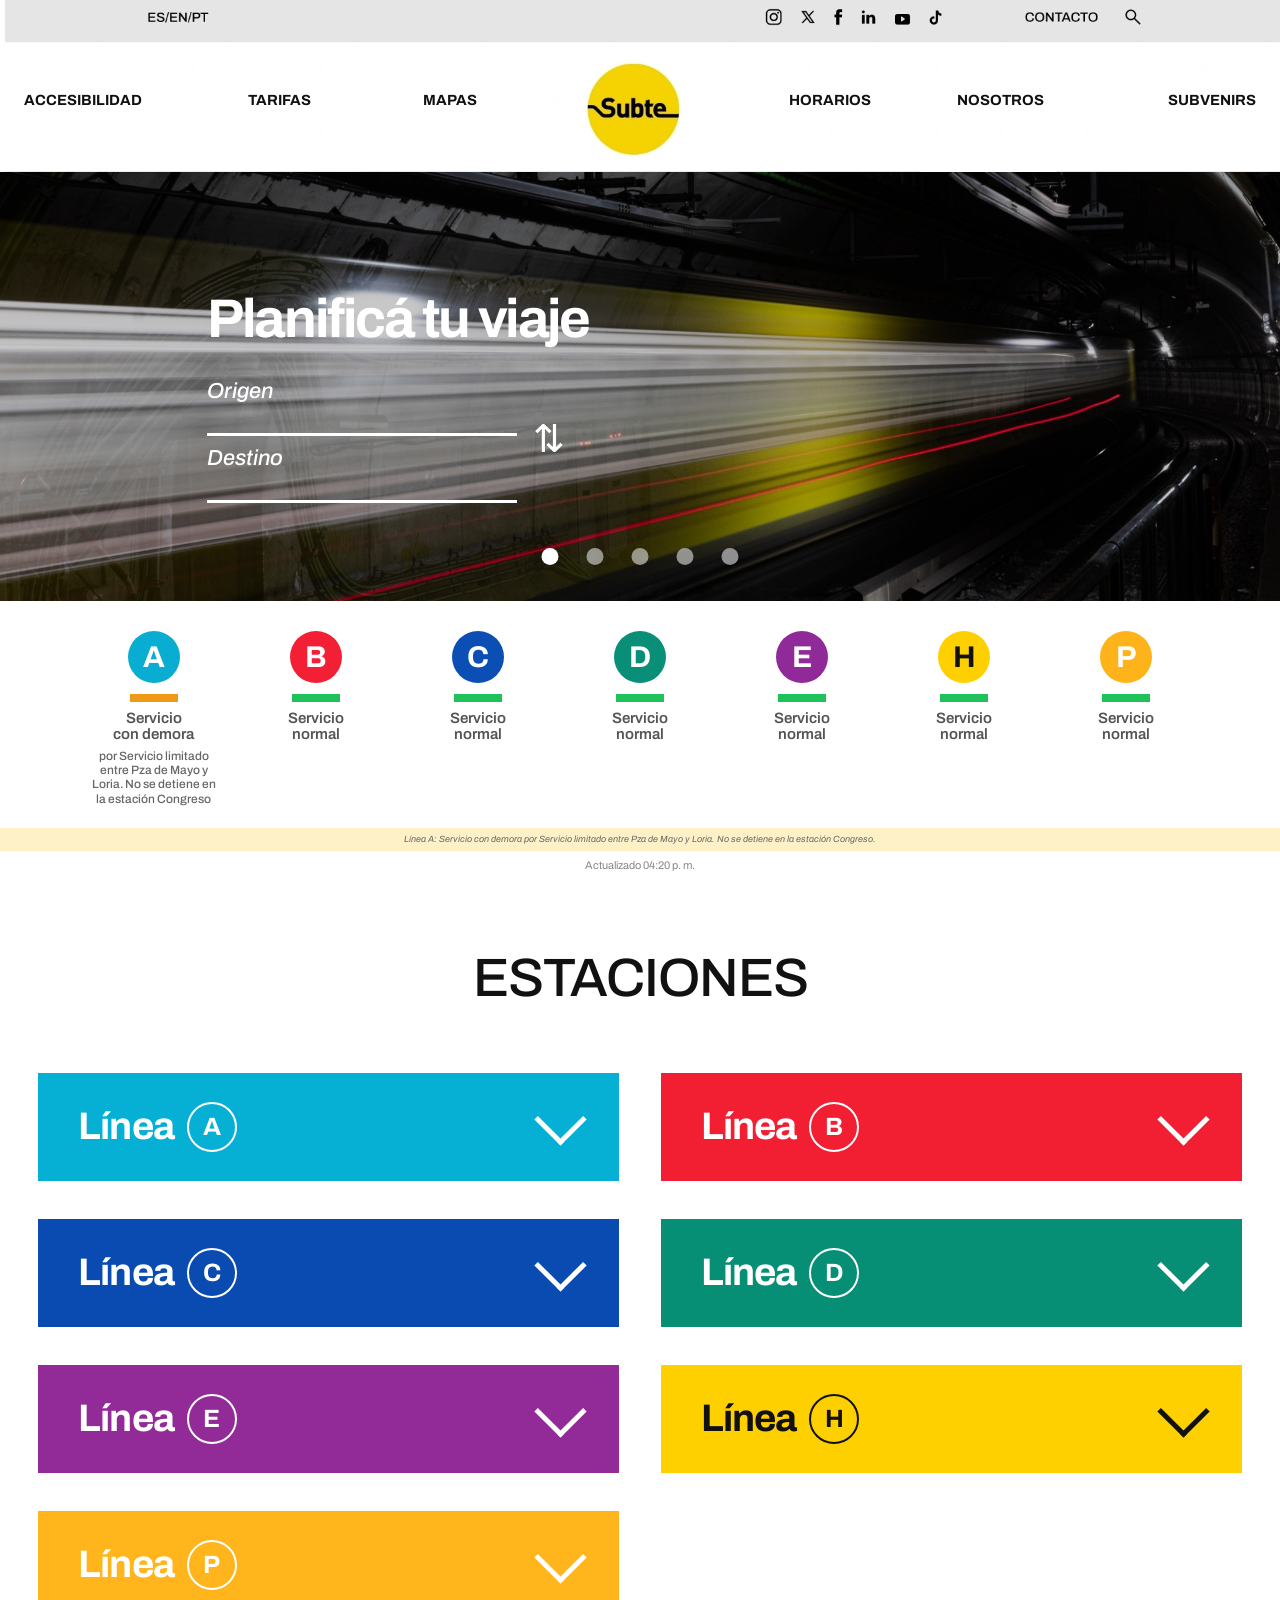
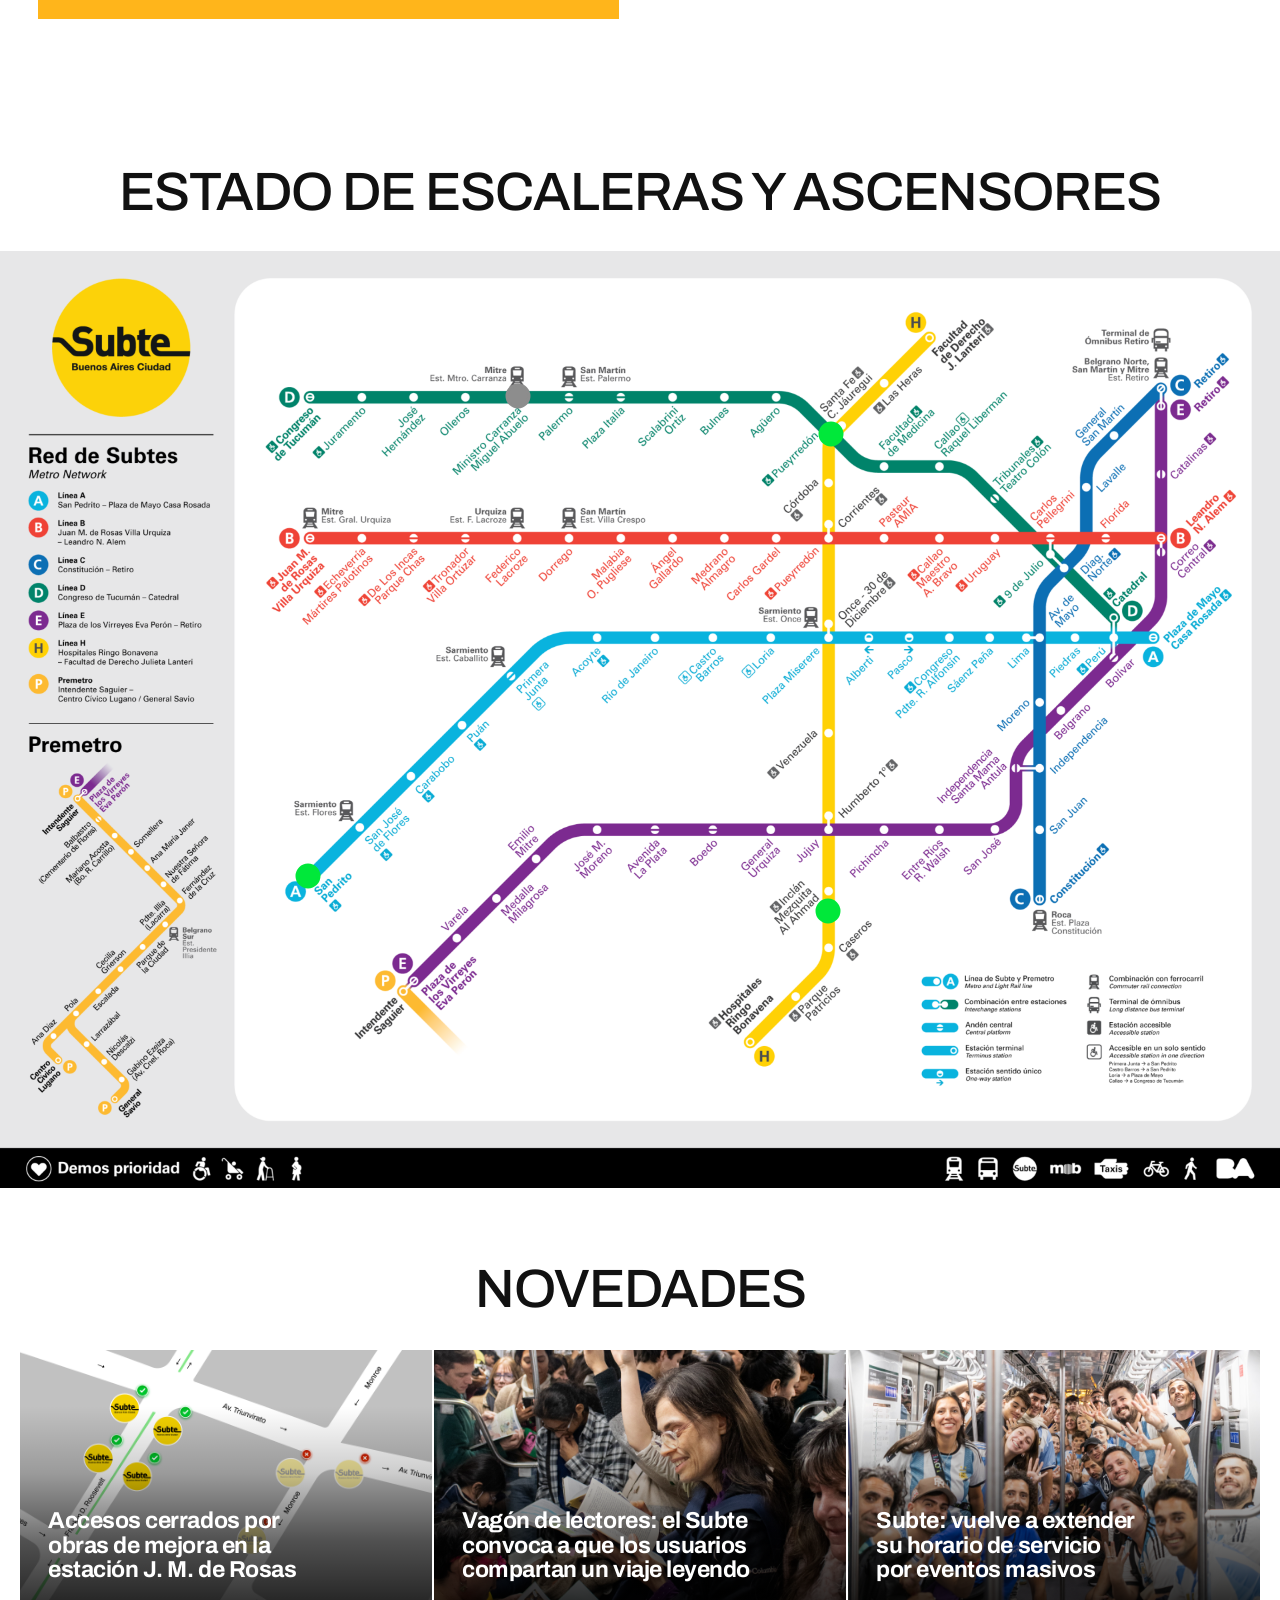
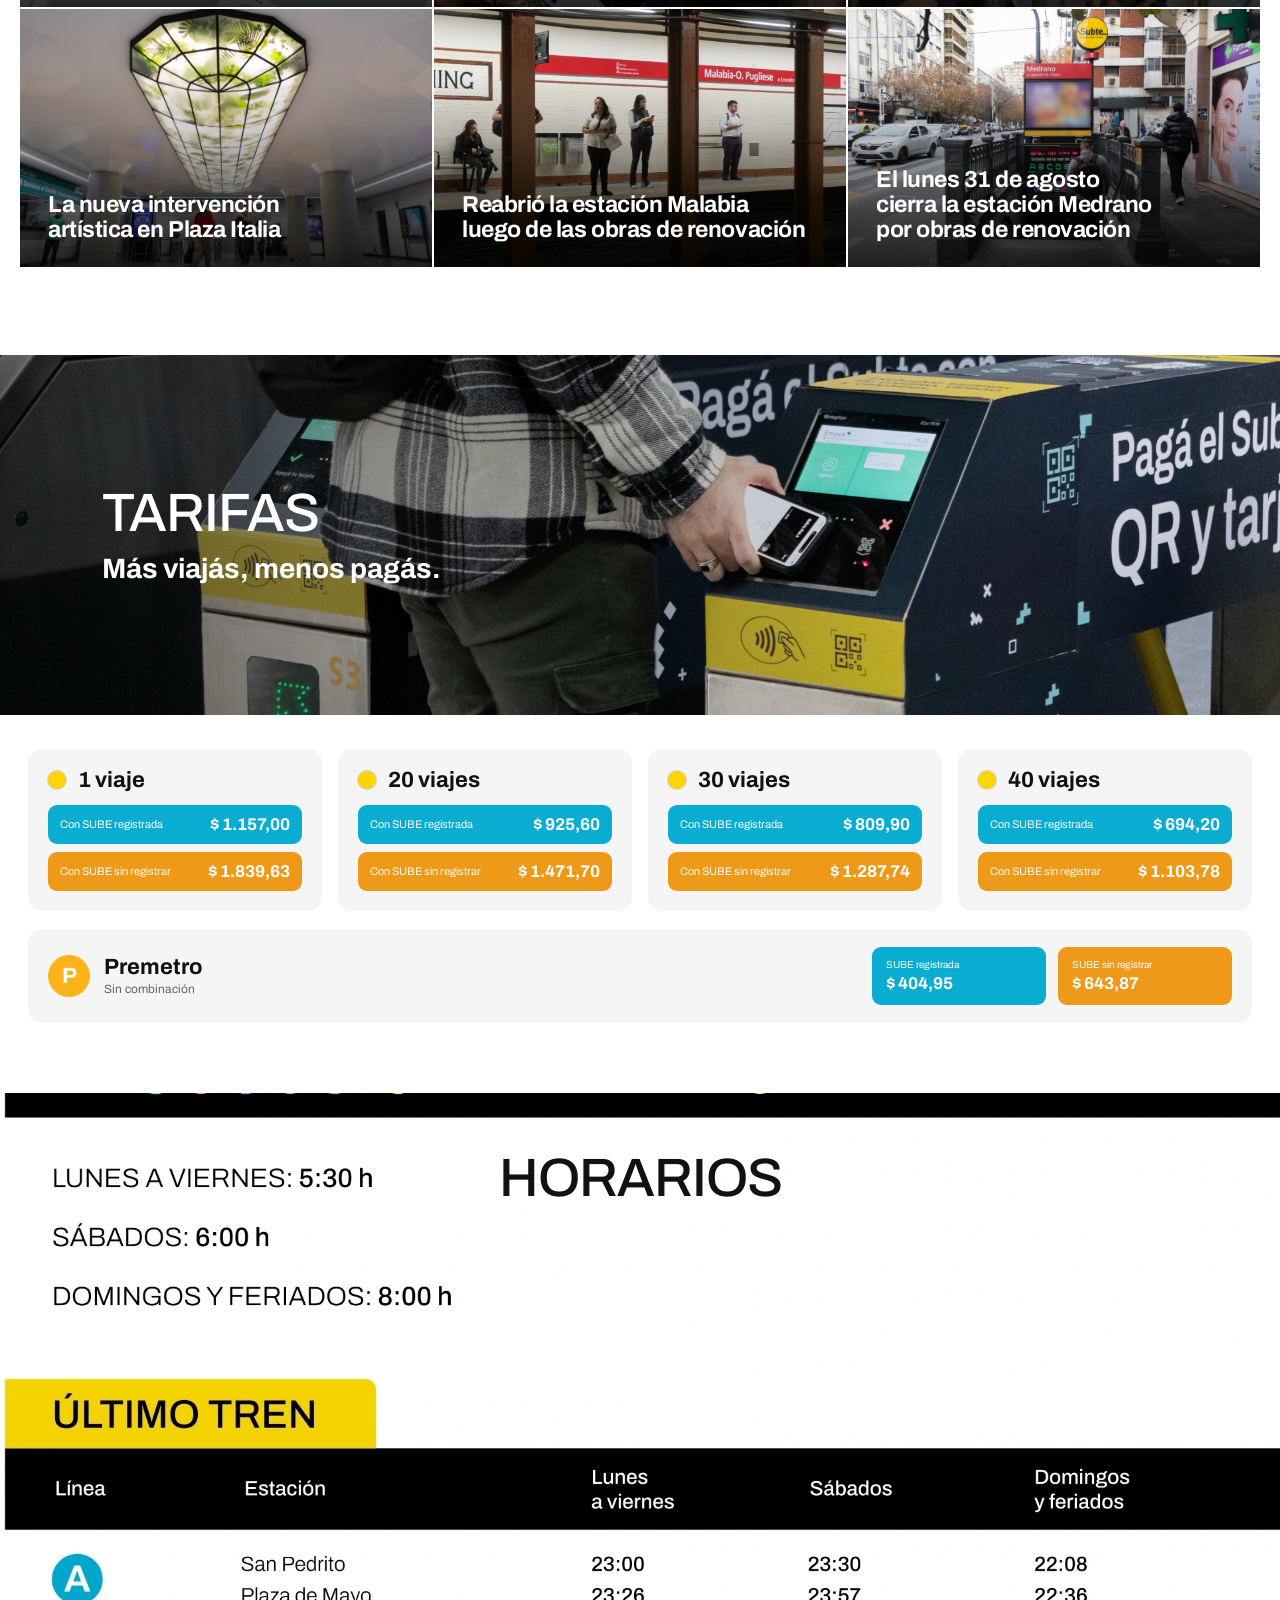
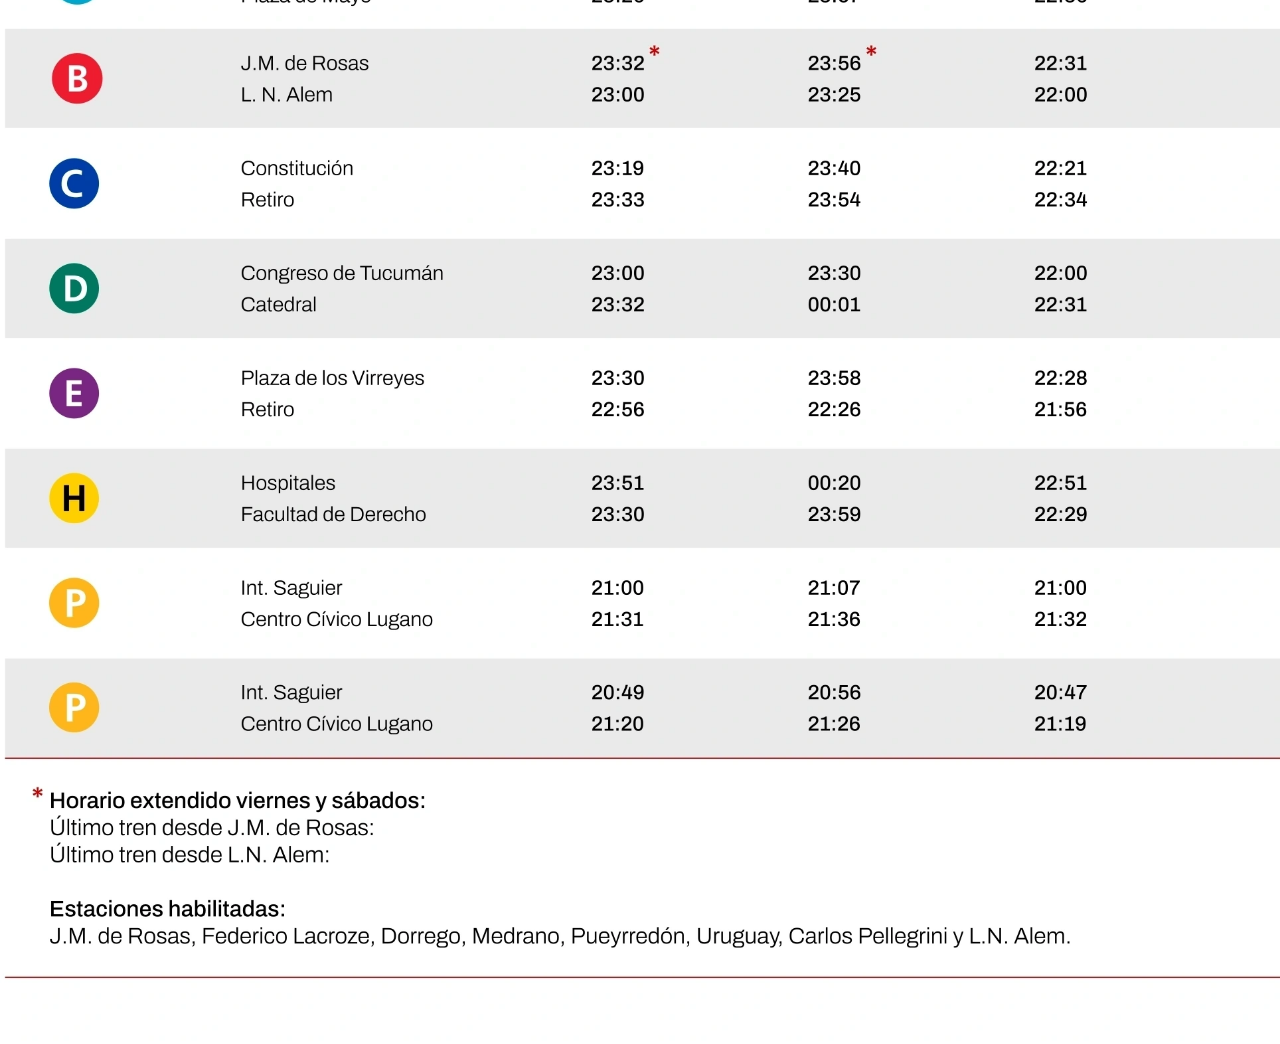
<file: index.html>
<!DOCTYPE html>

<html lang="es"><head>
<meta charset="utf-8"/>
<meta content="no-cache, no-store, must-revalidate" http-equiv="Cache-Control"/>
<meta content="no-cache" http-equiv="Pragma"/>
<meta content="0" http-equiv="Expires"/><meta content="width=device-width,initial-scale=1" name="viewport"/>
<title>Subte — propuesta interactiva</title>
<link href="https://fonts.googleapis.com" rel="preconnect"/>
<link crossorigin="" href="https://fonts.gstatic.com" rel="preconnect"/>
<link href="https://fonts.googleapis.com/css2?family=Archivo:wght@500;600;700&amp;display=swap" rel="stylesheet"/>
<link href="styles_v29.css?v=85" rel="stylesheet"/></head><body>
<div class="exact-header" id="top">
<div aria-hidden="true" class="nosotros-cleanup"></div>
<img alt="Encabezado del sitio" src="header_v29.webp?v=75"/>
<!-- Real navigation row: the words themselves are the links -->
<div class="nav-row-mask"></div>
<nav aria-label="Navegación principal" class="real-nav">
<a data-scroll="accesibilidad" href="#accesibilidad">ACCESIBILIDAD</a>
<a data-scroll="tarifas" href="#tarifas">TARIFAS</a>
<a data-scroll="mapas" href="#mapas">MAPAS</a>
<span aria-hidden="true" class="nav-logo-space"></span>
<a data-scroll="horarios" href="#horarios">HORARIOS</a>
<a href="#nosotros">NOSOTROS</a>
<a href="subvenirs.html">SUBVENIRS</a>
</nav>
<!-- Social links remain over their original icons -->
<div class="social-hotspots">
<a aria-label="Instagram oficial de BA Subte" class="social-hit instagram" href="https://www.instagram.com/basubte/" rel="noopener noreferrer" target="_blank"></a>
<a aria-label="X oficial de BA Subte" class="social-hit x-twitter" href="https://x.com/basubte" rel="noopener noreferrer" target="_blank"></a>
<a aria-label="Facebook oficial de BA Subte" class="social-hit facebook" href="https://www.facebook.com/BAsubte/" rel="noopener noreferrer" target="_blank"></a>
<a aria-label="LinkedIn oficial de Subterráneos de Buenos Aires" class="social-hit linkedin" href="https://www.linkedin.com/company/subteba/" rel="noopener noreferrer" target="_blank"></a>
</div>
<div class="mobile-header"><a aria-label="Inicio" class="mobile-logo-link" href="#top"><img alt="Subte" class="mobile-subte-logo" src="mobile_subte_logo.png"/></a><button aria-expanded="false" aria-label="Abrir menú" class="mobile-menu-toggle" type="button"><span></span><span></span><span></span></button></div></div>
<section aria-roledescription="carousel" class="hero-carousel clean-carousel" id="heroCarousel">
<div class="clean-slides">
<article aria-hidden="false" class="clean-slide clean-slide-planner active" data-slide="0">
<img alt="" class="clean-slide-image" src="assets/carousel_planifica.jpg"/>
<div class="clean-overlay"></div>
<div class="clean-copy clean-planner-copy">
<h1>Planificá tu viaje</h1>
<div class="planner">
<div class="pick">
<label for="origin">Origen</label>
<input autocomplete="off" id="origin" placeholder="Escribí una estación"/>
<div class="suggest"></div>
</div>
<button aria-label="Intercambiar origen y destino" class="swap" id="swap" type="button">⇅</button>
<div class="pick">
<label for="dest">Destino</label>
<input autocomplete="off" id="dest" placeholder="Escribí una estación"/>
<div class="suggest"></div>
</div>
</div>
</div>
</article>
<article aria-hidden="true" class="clean-slide clean-slide-renovacion" data-slide="1">
<img alt="" class="clean-slide-image" src="assets/carousel_renovacion.jpg"/>
<div class="clean-overlay"></div>
<div class="clean-copy">
<h2>Plan de Renovación<br/>Integral de Estaciones</h2>
<div class="clean-rule"></div>
<p>Las obras tienen como objetivo mejorar la infraestructura existente y la experiencia de viaje de los usuarios y usuarias.</p>
</div>
</article>
<article aria-hidden="true" class="clean-slide clean-slide-bicicletas" data-slide="2">
<img alt="" class="clean-slide-image" src="assets/carousel_bicicletas.jpg"/>
<div class="clean-overlay"></div>
<div class="clean-copy">
<h2>Traslado de bicicletas<br/>en el subte</h2>
<div class="clean-rule"></div>
<p>Conocé las normas para subir al subte con bici.</p>
</div>
</article>
<article aria-hidden="true" class="clean-slide clean-slide-desasbestizado" data-slide="3">
<img alt="" class="clean-slide-image" src="assets/carousel_desasbestizado.jpg"/>
<div class="clean-overlay"></div>
<div class="clean-copy">
<h2>Plan de<br/>Desasbestizado</h2>
<div class="clean-rule"></div>
<p>Conocé las normas para subir al subte con bici.</p>
</div>
</article>
<article aria-hidden="true" class="clean-slide clean-slide-lineaf" data-slide="4">
<img alt="" class="clean-slide-image" src="assets/carousel_linea_f.webp"/>
<div class="clean-overlay"></div>
<div class="clean-copy">
<h2>Nueva<br/>Línea F</h2>
<div class="clean-rule"></div>
<p>Conocé el proyecto para la nueva línea de subte.</p>
</div>
</article>
</div>
<div aria-label="Cambiar slide" class="clean-dots">
<button aria-current="true" aria-label="Planificá tu viaje" class="active" data-go="0" type="button"></button>
<button aria-label="Plan de Renovación Integral de Estaciones" data-go="1" type="button"></button>
<button aria-label="Traslado de bicicletas en el subte" data-go="2" type="button"></button>
<button aria-label="Plan de Desasbestizado" data-go="3" type="button"></button>
<button aria-label="Nueva Línea F" data-go="4" type="button"></button>
</div>
</section>
<section aria-label="Estado del servicio" class="mobile-service-menu">
<button aria-expanded="true" class="mobile-service-toggle" type="button">
<span>ESTADO DEL SERVICIO</span>
<span aria-hidden="true" class="service-chevron"></span>
</button>
<div class="mobile-service-panel is-open">
<div class="mobile-service-row" data-live-line="A">
<span class="mobile-line-badge line-a">A</span>
<span class="mobile-line-name">Línea A</span>
<span class="mobile-status-pill status-normal">Normal</span>
</div>
<div class="mobile-service-row" data-live-line="B">
<span class="mobile-line-badge line-b">B</span>
<span class="mobile-line-name">Línea B</span>
<span class="mobile-status-pill status-delay">Con demora</span>
<span class="mobile-service-reason">Por problemas técnicos.</span>
</div>
<div class="mobile-service-row" data-live-line="C">
<span class="mobile-line-badge line-c">C</span>
<span class="mobile-line-name">Línea C</span>
<span class="mobile-status-pill status-normal">Normal</span>
</div>
<div class="mobile-service-row" data-live-line="D">
<span class="mobile-line-badge line-d">D</span>
<span class="mobile-line-name">Línea D</span>
<span class="mobile-status-pill status-normal">Normal</span>
</div>
<div class="mobile-service-row" data-live-line="E">
<span class="mobile-line-badge line-e">E</span>
<span class="mobile-line-name">Línea E</span>
<span class="mobile-status-pill status-normal">Normal</span>
</div>
<div class="mobile-service-row" data-live-line="H">
<span class="mobile-line-badge line-h">H</span>
<span class="mobile-line-name">Línea H</span>
<span class="mobile-status-pill status-normal">Normal</span>
</div>
<div class="mobile-service-row" data-live-line="P">
<span class="mobile-line-badge line-p">P</span>
<span class="mobile-line-name">Premetro</span>
<span class="mobile-status-pill status-interrupted">Interrumpido</span>
<span class="mobile-service-reason">Por medida de fuerza gremial.</span>
</div>

<div class="mobile-live-meta" data-live-meta=""></div></div>
</section>

<div class="service-reason-wrap">
<section aria-label="Estado del servicio" class="desktop-live-status">
<div class="desktop-status-grid">
<div class="desktop-status-item" data-live-line="A">
<span class="desktop-line-badge line-a">A</span><span class="desktop-status-bar status-normal"></span><span class="desktop-status-label">Servicio<br/>normal</span>
</div>
<div class="desktop-status-item" data-live-line="B">
<span class="desktop-line-badge line-b">B</span><span class="desktop-status-bar status-delay"></span><span class="desktop-status-label">Servicio<br/>con demora</span>
</div>
<div class="desktop-status-item" data-live-line="C">
<span class="desktop-line-badge line-c">C</span><span class="desktop-status-bar status-normal"></span><span class="desktop-status-label">Servicio<br/>normal</span>
</div>
<div class="desktop-status-item" data-live-line="D">
<span class="desktop-line-badge line-d">D</span><span class="desktop-status-bar status-normal"></span><span class="desktop-status-label">Servicio<br/>normal</span>
</div>
<div class="desktop-status-item" data-live-line="E">
<span class="desktop-line-badge line-e">E</span><span class="desktop-status-bar status-normal"></span><span class="desktop-status-label">Servicio<br/>normal</span>
</div>
<div class="desktop-status-item" data-live-line="H">
<span class="desktop-line-badge line-h">H</span><span class="desktop-status-bar status-normal"></span><span class="desktop-status-label">Servicio<br/>normal</span>
</div>
<div class="desktop-status-item" data-live-line="P">
<span class="desktop-line-badge line-p">P</span><span class="desktop-status-bar status-interrupted"></span><span class="desktop-status-label">Servicio<br/>interrumpido</span>
</div>
</div>
<div class="desktop-live-alert" data-live-alert="">
    Estado del servicio: información cargada desde el diseño local.
  </div>
<div class="desktop-live-meta" data-live-meta=""></div>
</section>

</div>
<span class="menu-anchor" id="accesibilidad"></span>
<section class="stations">
<h2>ESTACIONES</h2>
<div class="grid">
<div class="line-column"><article class="line-card" data-line="A" style="--line:#06afd4">
<button aria-expanded="false" class="line-tab" type="button">
<span class="line-title">Línea <span class="badge head-badge" data-line="A" style="--c:#06afd4">A</span></span>
<span class="chev"></span>
</button>
<div class="panel"><div class="rail"></div><ul><li><span aria-hidden="true" class="station-node"></span><span>Plaza de Mayo - Casa Rosada</span><span class="combos"></span></li><li><span aria-hidden="true" class="station-node"></span><span>Perú</span><span class="combos"><span class="badge combo" data-line="D" style="--c:#078f76">D</span><span class="badge combo" data-line="E" style="--c:#922b98">E</span></span></li><li><span aria-hidden="true" class="station-node"></span><span>Piedras</span><span class="combos"></span></li><li><span aria-hidden="true" class="station-node"></span><span>Lima</span><span class="combos"><span class="badge combo" data-line="C" style="--c:#0a4bb2">C</span></span></li><li><span aria-hidden="true" class="station-node"></span><span>Sáenz Peña</span><span class="combos"></span></li><li><span aria-hidden="true" class="station-node"></span><span>Congreso - Raúl Alfonsín</span><span class="combos"></span></li><li><span aria-hidden="true" class="station-node"></span><span>Pasco</span><span class="combos"></span></li><li><span aria-hidden="true" class="station-node"></span><span>Alberti</span><span class="combos"></span></li><li><span aria-hidden="true" class="station-node"></span><span>Plaza Miserere</span><span class="combos"><span class="badge combo" data-line="H" style="--c:#ffd000">H</span></span></li><li><span aria-hidden="true" class="station-node"></span><span>Loria</span><span class="combos"></span></li><li><span aria-hidden="true" class="station-node"></span><span>Castro Barros</span><span class="combos"></span></li><li><span aria-hidden="true" class="station-node"></span><span>Río de Janeiro</span><span class="combos"></span></li><li><span aria-hidden="true" class="station-node"></span><span>Acoyte</span><span class="combos"></span></li><li><span aria-hidden="true" class="station-node"></span><span>Primera Junta</span><span class="combos"></span></li><li><span aria-hidden="true" class="station-node"></span><span>Puan</span><span class="combos"></span></li><li><span aria-hidden="true" class="station-node"></span><span>Carabobo</span><span class="combos"></span></li><li><span aria-hidden="true" class="station-node"></span><span>San José de Flores</span><span class="combos"></span></li><li><span aria-hidden="true" class="station-node"></span><span>San Pedrito</span><span class="combos"></span></li></ul></div>
</article>
<article class="line-card" data-line="C" style="--line:#0a4bb2">
<button aria-expanded="false" class="line-tab" type="button">
<span class="line-title">Línea <span class="badge head-badge" data-line="C" style="--c:#0a4bb2">C</span></span>
<span class="chev"></span>
</button>
<div class="panel"><div class="rail"></div><ul><li><span aria-hidden="true" class="station-node"></span><span>Retiro</span><span class="combos"><span class="badge combo" data-line="E" style="--c:#922b98">E</span></span></li><li><span aria-hidden="true" class="station-node"></span><span>General San Martín</span><span class="combos"></span></li><li><span aria-hidden="true" class="station-node"></span><span>Lavalle</span><span class="combos"></span></li><li><span aria-hidden="true" class="station-node"></span><span>Diagonal Norte</span><span class="combos"><span class="badge combo" data-line="B" style="--c:#f21f32">B</span><span class="badge combo" data-line="D" style="--c:#078f76">D</span></span></li><li><span aria-hidden="true" class="station-node"></span><span>Avenida de Mayo</span><span class="combos"><span class="badge combo" data-line="A" style="--c:#06afd4">A</span></span></li><li><span aria-hidden="true" class="station-node"></span><span>Moreno</span><span class="combos"></span></li><li><span aria-hidden="true" class="station-node"></span><span>Independencia</span><span class="combos"><span class="badge combo" data-line="E" style="--c:#922b98">E</span></span></li><li><span aria-hidden="true" class="station-node"></span><span>San Juan</span><span class="combos"></span></li><li><span aria-hidden="true" class="station-node"></span><span>Constitución</span><span class="combos"></span></li></ul></div>
</article>
<article class="line-card" data-line="E" style="--line:#922b98">
<button aria-expanded="false" class="line-tab" type="button">
<span class="line-title">Línea <span class="badge head-badge" data-line="E" style="--c:#922b98">E</span></span>
<span class="chev"></span>
</button>
<div class="panel"><div class="rail"></div><ul><li><span aria-hidden="true" class="station-node"></span><span>Retiro</span><span class="combos"><span class="badge combo" data-line="C" style="--c:#0a4bb2">C</span></span></li><li><span aria-hidden="true" class="station-node"></span><span>Catalinas</span><span class="combos"></span></li><li><span aria-hidden="true" class="station-node"></span><span>Correo Central</span><span class="combos"><span class="badge combo" data-line="B" style="--c:#f21f32">B</span></span></li><li><span aria-hidden="true" class="station-node"></span><span>Bolívar</span><span class="combos"><span class="badge combo" data-line="A" style="--c:#06afd4">A</span><span class="badge combo" data-line="D" style="--c:#078f76">D</span></span></li><li><span aria-hidden="true" class="station-node"></span><span>Belgrano</span><span class="combos"></span></li><li><span aria-hidden="true" class="station-node"></span><span>Independencia</span><span class="combos"><span class="badge combo" data-line="C" style="--c:#0a4bb2">C</span></span></li><li><span aria-hidden="true" class="station-node"></span><span>San José</span><span class="combos"></span></li><li class="station-closed"><span aria-hidden="true" class="station-node"></span><span class="station-label">Entre Ríos - Rodolfo Walsh</span><span aria-label="Estación cerrada por obras de renovación" class="closure-warning" role="img" tabindex="0"><span class="warning-mark">!</span><span class="closure-tooltip">Estación cerrada por obras de renovación.</span></span><span class="combos"></span></li><li><span aria-hidden="true" class="station-node"></span><span>Pichincha</span><span class="combos"></span></li><li><span aria-hidden="true" class="station-node"></span><span>Jujuy</span><span class="combos"><span class="badge combo" data-line="H" style="--c:#ffd000">H</span></span></li><li class="station-closed"><span aria-hidden="true" class="station-node"></span><span class="station-label">General Urquiza</span><span aria-label="Estación cerrada por obras de renovación" class="closure-warning" role="img" tabindex="0"><span class="warning-mark">!</span><span class="closure-tooltip">Estación cerrada por obras de renovación.</span></span><span class="combos"></span></li><li><span aria-hidden="true" class="station-node"></span><span>Boedo</span><span class="combos"></span></li><li><span aria-hidden="true" class="station-node"></span><span>Avenida La Plata</span><span class="combos"></span></li><li><span aria-hidden="true" class="station-node"></span><span>José María Moreno</span><span class="combos"></span></li><li><span aria-hidden="true" class="station-node"></span><span>Emilio Mitre</span><span class="combos"></span></li><li><span aria-hidden="true" class="station-node"></span><span>Medalla Milagrosa</span><span class="combos"></span></li><li><span aria-hidden="true" class="station-node"></span><span>Varela</span><span class="combos"></span></li><li><span aria-hidden="true" class="station-node"></span><span>Plaza de los Virreyes - Eva Perón</span><span class="combos"><span class="badge combo" data-line="P" style="--c:#ffb51b">P</span></span></li></ul></div>
</article>
<article class="line-card" data-line="P" style="--line:#ffb51b">
<button aria-expanded="false" class="line-tab" type="button">
<span class="line-title">Línea <span class="badge head-badge" data-line="P" style="--c:#ffb51b">P</span></span>
<span class="chev"></span>
</button>
<div class="panel"><div class="rail"></div><ul><li><span aria-hidden="true" class="station-node"></span><span>Int. Saguier</span><span class="combos"><span class="badge combo" data-line="E" style="--c:#922b98">E</span></span></li><li><span aria-hidden="true" class="station-node"></span><span>Balbastro</span><span class="combos"></span></li><li><span aria-hidden="true" class="station-node"></span><span>Mariano Acosta</span><span class="combos"></span></li><li><span aria-hidden="true" class="station-node"></span><span>Somellera</span><span class="combos"></span></li><li><span aria-hidden="true" class="station-node"></span><span>Ana María Janer</span><span class="combos"></span></li><li><span aria-hidden="true" class="station-node"></span><span>Nuestra Señora de Fátima</span><span class="combos"></span></li><li><span aria-hidden="true" class="station-node"></span><span>Fernández de la Cruz</span><span class="combos"></span></li><li><span aria-hidden="true" class="station-node"></span><span>Presidente Illia</span><span class="combos"></span></li><li><span aria-hidden="true" class="station-node"></span><span>Parque de la Ciudad</span><span class="combos"></span></li><li><span aria-hidden="true" class="station-node"></span><span>Cecilia Grierson</span><span class="combos"></span></li><li><span aria-hidden="true" class="station-node"></span><span>Escalada</span><span class="combos"></span></li><li><span aria-hidden="true" class="station-node"></span><span>Pola</span><span class="combos"></span></li><li><span aria-hidden="true" class="station-node"></span><span>Larrazábal</span><span class="combos"></span></li><li><span aria-hidden="true" class="station-node"></span><span>Nicolás Descalzi</span><span class="combos"></span></li><li><span aria-hidden="true" class="station-node"></span><span>Gabino Ezeiza</span><span class="combos"></span></li><li><span aria-hidden="true" class="station-node"></span><span>Ana Díaz</span><span class="combos"></span></li><li><span aria-hidden="true" class="station-node"></span><span>Centro Cívico Lugano</span><span class="combos"></span></li><li><span aria-hidden="true" class="station-node"></span><span>General Savio</span><span class="combos"></span></li></ul></div>
</article></div>
<div class="line-column"><article class="line-card" data-line="B" style="--line:#f21f32">
<button aria-expanded="false" class="line-tab" type="button">
<span class="line-title">Línea <span class="badge head-badge" data-line="B" style="--c:#f21f32">B</span></span>
<span class="chev"></span>
</button>
<div class="panel"><div class="rail"></div><ul><li><span aria-hidden="true" class="station-node"></span><span>Leandro N. Alem</span><span class="combos"><span class="badge combo" data-line="E" style="--c:#922b98">E</span></span></li><li><span aria-hidden="true" class="station-node"></span><span>Florida</span><span class="combos"></span></li><li><span aria-hidden="true" class="station-node"></span><span>Carlos Pellegrini</span><span class="combos"><span class="badge combo" data-line="C" style="--c:#0a4bb2">C</span><span class="badge combo" data-line="D" style="--c:#078f76">D</span></span></li><li><span aria-hidden="true" class="station-node"></span><span>Uruguay</span><span class="combos"></span></li><li><span aria-hidden="true" class="station-node"></span><span>Callao - Maestro Alfredo Bravo</span><span class="combos"></span></li><li><span aria-hidden="true" class="station-node"></span><span>Pasteur - AMIA</span><span class="combos"></span></li><li><span aria-hidden="true" class="station-node"></span><span>Pueyrredón</span><span class="combos"><span class="badge combo" data-line="H" style="--c:#ffd000">H</span></span></li><li><span aria-hidden="true" class="station-node"></span><span>Carlos Gardel</span><span class="combos"></span></li><li class="station-closed"><span aria-hidden="true" class="station-node"></span><span class="station-label">Medrano - Almagro</span><span aria-label="Estación cerrada por obras de renovación" class="closure-warning" role="img" tabindex="0"><span class="warning-mark">!</span><span class="closure-tooltip">Estación cerrada por obras de renovación.</span></span><span class="combos"></span></li><li><span aria-hidden="true" class="station-node"></span><span>Ángel Gallardo</span><span class="combos"></span></li><li><span aria-hidden="true" class="station-node"></span><span>Malabia - Osvaldo Pugliese</span><span class="combos"></span></li><li><span aria-hidden="true" class="station-node"></span><span>Dorrego</span><span class="combos"></span></li><li><span aria-hidden="true" class="station-node"></span><span>Federico Lacroze</span><span class="combos"></span></li><li><span aria-hidden="true" class="station-node"></span><span>Tronador - Villa Ortúzar</span><span class="combos"></span></li><li><span aria-hidden="true" class="station-node"></span><span>De los Incas - Parque Chas</span><span class="combos"></span></li><li><span aria-hidden="true" class="station-node"></span><span>Echeverría</span><span class="combos"></span></li><li><span aria-hidden="true" class="station-node"></span><span>Juan Manuel de Rosas - Villa Urquiza</span><span class="combos"></span></li></ul></div>
</article>
<article class="line-card" data-line="D" style="--line:#078f76">
<button aria-expanded="false" class="line-tab" type="button">
<span class="line-title">Línea <span class="badge head-badge" data-line="D" style="--c:#078f76">D</span></span>
<span class="chev"></span>
</button>
<div class="panel"><div class="rail"></div><ul><li><span aria-hidden="true" class="station-node"></span><span>Catedral</span><span class="combos"><span class="badge combo" data-line="A" style="--c:#06afd4">A</span><span class="badge combo" data-line="E" style="--c:#922b98">E</span></span></li><li><span aria-hidden="true" class="station-node"></span><span>9 de Julio</span><span class="combos"><span class="badge combo" data-line="B" style="--c:#f21f32">B</span><span class="badge combo" data-line="C" style="--c:#0a4bb2">C</span></span></li><li class="station-closed"><span aria-hidden="true" class="station-node"></span><span class="station-label">Tribunales - Teatro Colón</span><span aria-label="Estación cerrada por obras de renovación" class="closure-warning" role="img" tabindex="0"><span class="warning-mark">!</span><span class="closure-tooltip">Estación cerrada por obras de renovación.</span></span><span class="combos"></span></li><li><span aria-hidden="true" class="station-node"></span><span>Callao</span><span class="combos"></span></li><li><span aria-hidden="true" class="station-node"></span><span>Facultad de Medicina</span><span class="combos"></span></li><li><span aria-hidden="true" class="station-node"></span><span>Pueyrredón</span><span class="combos"><span class="badge combo" data-line="H" style="--c:#ffd000">H</span></span></li><li><span aria-hidden="true" class="station-node"></span><span>Agüero</span><span class="combos"></span></li><li><span aria-hidden="true" class="station-node"></span><span>Bulnes</span><span class="combos"></span></li><li><span aria-hidden="true" class="station-node"></span><span>Scalabrini Ortiz</span><span class="combos"></span></li><li><span aria-hidden="true" class="station-node"></span><span>Plaza Italia</span><span class="combos"></span></li><li><span aria-hidden="true" class="station-node"></span><span>Palermo</span><span class="combos"></span></li><li><span aria-hidden="true" class="station-node"></span><span>Ministro Carranza</span><span class="combos"></span></li><li><span aria-hidden="true" class="station-node"></span><span>Olleros</span><span class="combos"></span></li><li><span aria-hidden="true" class="station-node"></span><span>José Hernández</span><span class="combos"></span></li><li><span aria-hidden="true" class="station-node"></span><span>Juramento</span><span class="combos"></span></li><li><span aria-hidden="true" class="station-node"></span><span>Congreso de Tucumán</span><span class="combos"></span></li></ul></div>
</article>
<article class="line-card" data-line="H" style="--line:#ffd000">
<button aria-expanded="false" class="line-tab" type="button">
<span class="line-title">Línea <span class="badge head-badge" data-line="H" style="--c:#ffd000">H</span></span>
<span class="chev"></span>
</button>
<div class="panel"><div class="rail"></div><ul><li><span aria-hidden="true" class="station-node"></span><span>Facultad de Derecho - Julieta Lanteri</span><span class="combos"></span></li><li><span aria-hidden="true" class="station-node"></span><span>Las Heras</span><span class="combos"></span></li><li><span aria-hidden="true" class="station-node"></span><span>Santa Fe - Carlos Jáuregui</span><span class="combos"><span class="badge combo" data-line="D" style="--c:#078f76">D</span></span></li><li><span aria-hidden="true" class="station-node"></span><span>Córdoba</span><span class="combos"></span></li><li><span aria-hidden="true" class="station-node"></span><span>Corrientes</span><span class="combos"><span class="badge combo" data-line="B" style="--c:#f21f32">B</span></span></li><li><span aria-hidden="true" class="station-node"></span><span>Once - 30 de Diciembre</span><span class="combos"><span class="badge combo" data-line="A" style="--c:#06afd4">A</span></span></li><li><span aria-hidden="true" class="station-node"></span><span>Venezuela</span><span class="combos"></span></li><li><span aria-hidden="true" class="station-node"></span><span>Humberto 1°</span><span class="combos"><span class="badge combo" data-line="E" style="--c:#922b98">E</span></span></li><li><span aria-hidden="true" class="station-node"></span><span>Inclán - Mezquita Al Ahmad</span><span class="combos"></span></li><li><span aria-hidden="true" class="station-node"></span><span>Caseros</span><span class="combos"></span></li><li><span aria-hidden="true" class="station-node"></span><span>Parque Patricios</span><span class="combos"></span></li><li><span aria-hidden="true" class="station-node"></span><span>Hospitales</span><span class="combos"></span></li></ul></div>
</article></div>
</div>
</section>
<span class="menu-anchor" id="mapas"></span>
<section class="map-section">
<h2>ESTADO DE ESCALERAS Y ASCENSORES</h2>
<div class="map-wrap"><div class="map-elevation-wrap"><img alt="Mapa completo de la red de Subte y Premetro" class="map-elevation-base" src="assets/mapa.png"/><button aria-label="Inclán, Línea H: Todos los medios de elevación se encuentran funcionando." class="elevation-marker elevation-marker--ok" data-station="Inclán" style="--x:64.65%;--y:70.48%;" type="button"><span class="elevation-dot"></span><span class="elevation-tooltip"><strong>Inclán:</strong><span>Todos los medios de elevación se encuentran funcionando.</span></span></button><button aria-label="Pueyrredón, Línea D: Todos los medios de elevación se encuentran funcionando." class="elevation-marker elevation-marker--ok" data-station="Pueyrredón" style="--x:64.95%;--y:19.56%;" type="button"><span class="elevation-dot"></span><span class="elevation-tooltip"><strong>Pueyrredón:</strong><span>Todos los medios de elevación se encuentran funcionando.</span></span></button><button aria-label="San Pedrito, Línea A: Todos los medios de elevación se encuentran funcionando." class="elevation-marker elevation-marker--ok" data-station="San Pedrito" style="--x:24.06%;--y:66.71%;" type="button"><span class="elevation-dot"></span><span class="elevation-tooltip"><strong>San Pedrito:</strong><span>Todos los medios de elevación se encuentran funcionando.</span></span></button><button aria-label="Palermo, Línea D: La escalera N°2 no funciona." class="elevation-marker elevation-marker--off" data-station="Palermo" style="--x:40.47%;--y:15.5%;" type="button"><span class="elevation-dot"></span><span class="elevation-tooltip"><strong>Palermo:</strong><span>La escalera N°2 no funciona.</span></span></button></div></div>
</section>



<section class="novedades-real" id="novedades">
  <h2>NOVEDADES</h2>
  <div class="novedades-grid">
    <article class="novedad-card">
      <img src="assets/novedad_rosas.png" alt="">
      <div class="novedad-gradient"></div>
      <h3>Accesos cerrados por obras de mejora en la estación J. M. de Rosas</h3>
    </article>
    <article class="novedad-card">
      <img src="assets/novedad_lectores.jpg" alt="">
      <div class="novedad-gradient"></div>
      <h3>Vagón de lectores: el Subte convoca a que los usuarios compartan un viaje leyendo</h3>
    </article>
    <article class="novedad-card">
      <img src="assets/novedad_eventos.jpg" alt="">
      <div class="novedad-gradient"></div>
      <h3>Subte: vuelve a extender su horario de servicio por eventos masivos</h3>
    </article>
    <article class="novedad-card">
      <img src="assets/novedad_plaza_italia.jpg" alt="">
      <div class="novedad-gradient"></div>
      <h3>La nueva intervención artística en Plaza Italia</h3>
    </article>
    <article class="novedad-card">
      <img src="assets/novedad_malabia.jpg" alt="">
      <div class="novedad-gradient"></div>
      <h3>Reabrió la estación Malabia luego de las obras de renovación</h3>
    </article>
    <article class="novedad-card">
      <img src="assets/novedad_medrano.jpg" alt="">
      <div class="novedad-gradient"></div>
      <h3>El lunes 31 de agosto cierra la estación Medrano por obras de renovación</h3>
    </article>
  </div>
</section>


<span class="menu-anchor" id="tarifas"></span>
<section class="desktop-fares" aria-label="Tarifas">
  <div class="desktop-fares-photo">
    <img src="assets/tarifas_molinetes.jpg" alt="">
    <div class="desktop-fares-photo-overlay"></div>
    <div class="desktop-fares-photo-copy">
      <h2>TARIFAS</h2>
      <p>Más viajás, menos pagás.</p>
    </div>
  </div>

  <div class="desktop-fares-content">
    <div class="desktop-fare-steps">
      <article class="desktop-fare-step">
        <div class="desktop-fare-step-head">
          <span class="desktop-fare-dot"></span>
          <strong>1 viaje</strong>
        </div>
        <div class="desktop-fare-price registered">
          <small>Con SUBE registrada</small>
          <b>$ 1.157,00</b>
        </div>
        <div class="desktop-fare-price unregistered">
          <small>Con SUBE sin registrar</small>
          <b>$ 1.839,63</b>
        </div>
      </article>

      <article class="desktop-fare-step">
        <div class="desktop-fare-step-head">
          <span class="desktop-fare-dot"></span>
          <strong>20 viajes</strong>
        </div>
        <div class="desktop-fare-price registered">
          <small>Con SUBE registrada</small>
          <b>$ 925,60</b>
        </div>
        <div class="desktop-fare-price unregistered">
          <small>Con SUBE sin registrar</small>
          <b>$ 1.471,70</b>
        </div>
      </article>

      <article class="desktop-fare-step">
        <div class="desktop-fare-step-head">
          <span class="desktop-fare-dot"></span>
          <strong>30 viajes</strong>
        </div>
        <div class="desktop-fare-price registered">
          <small>Con SUBE registrada</small>
          <b>$ 809,90</b>
        </div>
        <div class="desktop-fare-price unregistered">
          <small>Con SUBE sin registrar</small>
          <b>$ 1.287,74</b>
        </div>
      </article>

      <article class="desktop-fare-step">
        <div class="desktop-fare-step-head">
          <span class="desktop-fare-dot"></span>
          <strong>40 viajes</strong>
        </div>
        <div class="desktop-fare-price registered">
          <small>Con SUBE registrada</small>
          <b>$ 694,20</b>
        </div>
        <div class="desktop-fare-price unregistered">
          <small>Con SUBE sin registrar</small>
          <b>$ 1.103,78</b>
        </div>
      </article>
    </div>

    <article class="desktop-premetro-card">
      <div class="desktop-premetro-head">
        <span class="desktop-premetro-badge">P</span>
        <div>
          <strong>Premetro</strong>
          <small>Sin combinación</small>
        </div>
      </div>
      <div class="desktop-premetro-prices">
        <span class="registered">
          <small>SUBE registrada</small>
          <b>$ 404,95</b>
        </span>
        <span class="unregistered">
          <small>SUBE sin registrar</small>
          <b>$ 643,87</b>
        </span>
      </div>
    </article>
  </div>
</section>

<span class="menu-anchor" id="horarios"></span>
<div class="lower-wrap">
<h2 class="desktop-lower-heading desktop-tarifas-heading">TARIFAS</h2>
<h2 class="desktop-lower-heading desktop-horarios-heading">HORARIOS</h2>

<img alt="Tarifas y horarios" class="svgpart" src="lower_v29.webp?v=83"/>
<div class="mobile-lower">
<section aria-label="Tarifas" class="mobile-fares">
<h2>TARIFAS</h2>
<div class="mobile-fares-hero">
<h3>Más viajás, menos pagás.</h3>
<div class="fare-step-list">
<article class="fare-step">
<div class="fare-step-head">
<span class="fare-dot"></span>
<strong>1 viaje</strong>
</div>
<div class="fare-price registered"><small>Con SUBE registrada</small><b>$ 1.157,00</b></div>
<div class="fare-price unregistered"><small>Con SUBE sin registrar</small><b>$ 1.839,63</b></div>
</article>
<article class="fare-step">
<div class="fare-step-head">
<span class="fare-dot"></span>
<strong>20 viajes</strong>
</div>
<div class="fare-price registered"><small>Con SUBE registrada</small><b>$ 925,60</b></div>
<div class="fare-price unregistered"><small>Con SUBE sin registrar</small><b>$ 1.471,70</b></div>
</article>
<article class="fare-step">
<div class="fare-step-head">
<span class="fare-dot"></span>
<strong>30 viajes</strong>
</div>
<div class="fare-price registered"><small>Con SUBE registrada</small><b>$ 809,90</b></div>
<div class="fare-price unregistered"><small>Con SUBE sin registrar</small><b>$ 1.287,74</b></div>
</article>
<article class="fare-step">
<div class="fare-step-head">
<span class="fare-dot"></span>
<strong>40 viajes</strong>
</div>
<div class="fare-price registered"><small>Con SUBE registrada</small><b>$ 694,20</b></div>
<div class="fare-price unregistered"><small>Con SUBE sin registrar</small><b>$ 1.103,78</b></div>
</article>
</div>
<article class="premetro-card">
<div>
<span class="mobile-line-badge line-p">P</span>
<div>
<strong>Premetro</strong>
<small>Sin combinación</small>
</div>
</div>
<div class="premetro-prices">
<span><small>SUBE registrada</small><b>$ 404,95</b></span>
<span><small>SUBE sin registrar</small><b>$ 643,87</b></span>
</div>
</article>
</div>
</section>
<section aria-label="Horarios" class="mobile-schedule">
<h2>HORARIOS</h2>
<div class="mobile-start-service">
<div class="mobile-yellow-title">INICIO DEL SERVICIO</div>
<div class="mobile-start-grid">
<div>
<strong>Líneas A, B, C, D, E y H</strong>
<span>Lunes a viernes: <b>5:30 h</b></span>
<span>Sábados: <b>6:00 h</b></span>
<span>Domingos y feriados: <b>8:00 h</b></span>
</div>
<div>
<strong>Premetro P</strong>
<span>Consultá el horario por estación.</span>
</div>
</div>
</div>
<div class="mobile-yellow-title mobile-last-title">ÚLTIMO TREN</div>
<div class="mobile-schedule-accordion">
<section class="schedule-line">
<button aria-expanded="false" class="schedule-line-toggle" type="button">
<span class="mobile-line-badge line-a">A</span>
<span class="schedule-line-name">Línea A</span>
<span class="schedule-chevron"></span>
</button>
<div class="schedule-line-panel">
<div class="schedule-terminal"><strong>San Pedrito</strong><span>Lun–Vie <b>23:00</b></span><span>Sáb <b>23:30</b></span><span>Dom/Fer <b>22:08</b></span></div>
<div class="schedule-terminal"><strong>Plaza de Mayo</strong><span>Lun–Vie <b>23:26</b></span><span>Sáb <b>23:57</b></span><span>Dom/Fer <b>22:36</b></span></div>
</div>
</section>
<section class="schedule-line">
<button aria-expanded="false" class="schedule-line-toggle" type="button">
<span class="mobile-line-badge line-b">B</span>
<span class="schedule-line-name">Línea B</span>
<span class="schedule-chevron"></span>
</button>
<div class="schedule-line-panel">
<div class="schedule-terminal"><strong>J.M. de Rosas</strong><span>Lun–Vie <b>23:32*</b></span><span>Sáb <b>23:56*</b></span><span>Dom/Fer <b>22:31</b></span></div>
<div class="schedule-terminal"><strong>L. N. Alem</strong><span>Lun–Vie <b>23:00</b></span><span>Sáb <b>23:25</b></span><span>Dom/Fer <b>22:00</b></span></div>
<div class="schedule-note"><b>* Horario extendido viernes y sábados.</b><br/>Estaciones habilitadas: J.M. de Rosas, Federico Lacroze, Dorrego, Medrano, Pueyrredón, Uruguay, Carlos Pellegrini y L.N. Alem.</div>
</div>
</section>
<section class="schedule-line">
<button aria-expanded="false" class="schedule-line-toggle" type="button">
<span class="mobile-line-badge line-c">C</span>
<span class="schedule-line-name">Línea C</span>
<span class="schedule-chevron"></span>
</button>
<div class="schedule-line-panel">
<div class="schedule-terminal"><strong>Constitución</strong><span>Lun–Vie <b>23:19</b></span><span>Sáb <b>23:40</b></span><span>Dom/Fer <b>22:21</b></span></div>
<div class="schedule-terminal"><strong>Retiro</strong><span>Lun–Vie <b>23:33</b></span><span>Sáb <b>23:54</b></span><span>Dom/Fer <b>22:34</b></span></div>
</div>
</section>
<section class="schedule-line">
<button aria-expanded="false" class="schedule-line-toggle" type="button">
<span class="mobile-line-badge line-d">D</span>
<span class="schedule-line-name">Línea D</span>
<span class="schedule-chevron"></span>
</button>
<div class="schedule-line-panel">
<div class="schedule-terminal"><strong>Congreso de Tucumán</strong><span>Lun–Vie <b>23:00</b></span><span>Sáb <b>23:30</b></span><span>Dom/Fer <b>22:00</b></span></div>
<div class="schedule-terminal"><strong>Catedral</strong><span>Lun–Vie <b>23:32</b></span><span>Sáb <b>00:01</b></span><span>Dom/Fer <b>22:31</b></span></div>
</div>
</section>
<section class="schedule-line">
<button aria-expanded="false" class="schedule-line-toggle" type="button">
<span class="mobile-line-badge line-e">E</span>
<span class="schedule-line-name">Línea E</span>
<span class="schedule-chevron"></span>
</button>
<div class="schedule-line-panel">
<div class="schedule-terminal"><strong>Plaza de los Virreyes</strong><span>Lun–Vie <b>23:30</b></span><span>Sáb <b>23:58</b></span><span>Dom/Fer <b>22:28</b></span></div>
<div class="schedule-terminal"><strong>Retiro</strong><span>Lun–Vie <b>22:56</b></span><span>Sáb <b>22:26</b></span><span>Dom/Fer <b>21:56</b></span></div>
</div>
</section>
<section class="schedule-line">
<button aria-expanded="false" class="schedule-line-toggle" type="button">
<span class="mobile-line-badge line-h">H</span>
<span class="schedule-line-name">Línea H</span>
<span class="schedule-chevron"></span>
</button>
<div class="schedule-line-panel">
<div class="schedule-terminal"><strong>Hospitales</strong><span>Lun–Vie <b>23:51</b></span><span>Sáb <b>00:20</b></span><span>Dom/Fer <b>22:51</b></span></div>
<div class="schedule-terminal"><strong>Facultad de Derecho</strong><span>Lun–Vie <b>23:30</b></span><span>Sáb <b>23:59</b></span><span>Dom/Fer <b>22:29</b></span></div>
</div>
</section>
<section class="schedule-line">
<button aria-expanded="false" class="schedule-line-toggle" type="button">
<span class="mobile-line-badge line-p">P</span>
<span class="schedule-line-name">Premetro</span>
<span class="schedule-chevron"></span>
</button>
<div class="schedule-line-panel">
<div class="schedule-terminal"><strong>Int. Saguier</strong><span>Lun–Vie <b>21:00</b></span><span>Sáb <b>21:07</b></span><span>Dom/Fer <b>21:00</b></span></div>
<div class="schedule-terminal"><strong>Centro Cívico Lugano</strong><span>Lun–Vie <b>21:31</b></span><span>Sáb <b>21:36</b></span><span>Dom/Fer <b>21:32</b></span></div>
<div class="schedule-terminal schedule-alt"><strong>Segundo horario</strong><span>Int. Saguier <b>20:49</b></span><span>Sábado <b>20:56</b></span><span>Dom/Fer <b>20:47</b></span></div>
<div class="schedule-terminal schedule-alt"><strong>Centro Cívico Lugano</strong><span>Lun–Vie <b>21:20</b></span><span>Sáb <b>21:26</b></span><span>Dom/Fer <b>21:19</b></span></div>
</div>
</section>
</div>
</section>
</div>
</div>
<section aria-hidden="true" class="nosotros-targets">
<span id="autoridades"></span><span id="historia"></span><span id="tienda"></span><span id="contacto"></span><span id="subtefan"></span>
</section>
<script>
const STATIONS=[{"name":"Plaza de Mayo - Casa Rosada","lines":["A"]},{"name":"Perú","lines":["A"]},{"name":"Piedras","lines":["A"]},{"name":"Lima","lines":["A"]},{"name":"Sáenz Peña","lines":["A"]},{"name":"Congreso - Raúl Alfonsín","lines":["A"]},{"name":"Pasco","lines":["A"]},{"name":"Alberti","lines":["A"]},{"name":"Plaza Miserere","lines":["A"]},{"name":"Loria","lines":["A"]},{"name":"Castro Barros","lines":["A"]},{"name":"Río de Janeiro","lines":["A"]},{"name":"Acoyte","lines":["A"]},{"name":"Primera Junta","lines":["A"]},{"name":"Puan","lines":["A"]},{"name":"Carabobo","lines":["A"]},{"name":"San José de Flores","lines":["A"]},{"name":"San Pedrito","lines":["A"]},{"name":"Leandro N. Alem","lines":["B"]},{"name":"Florida","lines":["B"]},{"name":"Carlos Pellegrini","lines":["B"]},{"name":"Uruguay","lines":["B"]},{"name":"Callao - Maestro Alfredo Bravo","lines":["B"]},{"name":"Pasteur - AMIA","lines":["B"]},{"name":"Pueyrredón","lines":["B","D"]},{"name":"Carlos Gardel","lines":["B"]},{"name":"Medrano - Almagro","lines":["B"]},{"name":"Ángel Gallardo","lines":["B"]},{"name":"Malabia - Osvaldo Pugliese","lines":["B"]},{"name":"Dorrego","lines":["B"]},{"name":"Federico Lacroze","lines":["B"]},{"name":"Tronador - Villa Ortúzar","lines":["B"]},{"name":"De los Incas - Parque Chas","lines":["B"]},{"name":"Echeverría","lines":["B"]},{"name":"Juan Manuel de Rosas - Villa Urquiza","lines":["B"]},{"name":"Retiro","lines":["C","E"]},{"name":"General San Martín","lines":["C"]},{"name":"Lavalle","lines":["C"]},{"name":"Diagonal Norte","lines":["C"]},{"name":"Avenida de Mayo","lines":["C"]},{"name":"Moreno","lines":["C"]},{"name":"Independencia","lines":["C","E"]},{"name":"San Juan","lines":["C"]},{"name":"Constitución","lines":["C"]},{"name":"Catedral","lines":["D"]},{"name":"9 de Julio","lines":["D"]},{"name":"Tribunales - Teatro Colón","lines":["D"]},{"name":"Callao","lines":["D"]},{"name":"Facultad de Medicina","lines":["D"]},{"name":"Agüero","lines":["D"]},{"name":"Bulnes","lines":["D"]},{"name":"Scalabrini Ortiz","lines":["D"]},{"name":"Plaza Italia","lines":["D"]},{"name":"Palermo","lines":["D"]},{"name":"Ministro Carranza","lines":["D"]},{"name":"Olleros","lines":["D"]},{"name":"José Hernández","lines":["D"]},{"name":"Juramento","lines":["D"]},{"name":"Congreso de Tucumán","lines":["D"]},{"name":"Catalinas","lines":["E"]},{"name":"Correo Central","lines":["E"]},{"name":"Bolívar","lines":["E"]},{"name":"Belgrano","lines":["E"]},{"name":"San José","lines":["E"]},{"name":"Entre Ríos - Rodolfo Walsh","lines":["E"]},{"name":"Pichincha","lines":["E"]},{"name":"Jujuy","lines":["E"]},{"name":"General Urquiza","lines":["E"]},{"name":"Boedo","lines":["E"]},{"name":"Avenida La Plata","lines":["E"]},{"name":"José María Moreno","lines":["E"]},{"name":"Emilio Mitre","lines":["E"]},{"name":"Medalla Milagrosa","lines":["E"]},{"name":"Varela","lines":["E"]},{"name":"Plaza de los Virreyes - Eva Perón","lines":["E"]},{"name":"Facultad de Derecho - Julieta Lanteri","lines":["H"]},{"name":"Las Heras","lines":["H"]},{"name":"Santa Fe - Carlos Jáuregui","lines":["H"]},{"name":"Córdoba","lines":["H"]},{"name":"Corrientes","lines":["H"]},{"name":"Once - 30 de Diciembre","lines":["H"]},{"name":"Venezuela","lines":["H"]},{"name":"Humberto 1°","lines":["H"]},{"name":"Inclán - Mezquita Al Ahmad","lines":["H"]},{"name":"Caseros","lines":["H"]},{"name":"Parque Patricios","lines":["H"]},{"name":"Hospitales","lines":["H"]},{"name":"Int. Saguier","lines":["P"]},{"name":"Balbastro","lines":["P"]},{"name":"Mariano Acosta","lines":["P"]},{"name":"Somellera","lines":["P"]},{"name":"Ana María Janer","lines":["P"]},{"name":"Nuestra Señora de Fátima","lines":["P"]},{"name":"Fernández de la Cruz","lines":["P"]},{"name":"Presidente Illia","lines":["P"]},{"name":"Parque de la Ciudad","lines":["P"]},{"name":"Cecilia Grierson","lines":["P"]},{"name":"Escalada","lines":["P"]},{"name":"Pola","lines":["P"]},{"name":"Larrazábal","lines":["P"]},{"name":"Nicolás Descalzi","lines":["P"]},{"name":"Gabino Ezeiza","lines":["P"]},{"name":"Ana Díaz","lines":["P"]},{"name":"Centro Cívico Lugano","lines":["P"]},{"name":"General Savio","lines":["P"]}];
const COLORS={"A": "#06afd4", "B": "#f21f32", "C": "#0a4bb2", "D": "#078f76", "E": "#922b98", "H": "#ffd000", "P": "#ffb51b"};

document.querySelectorAll('.line-tab').forEach(btn=>btn.addEventListener('click',()=>{
  const card=btn.closest('.line-card');
  card.classList.toggle('open');
  btn.setAttribute('aria-expanded', card.classList.contains('open') ? 'true' : 'false');
}));

function normalizeText(s){
  return s.normalize('NFD').replace(/[\u0300-\u036f]/g,'').toLowerCase();
}
function badgeHTML(ls){
  return ls.map(l=>`<span class="badge result-badge" style="--c:${COLORS[l]}">${l}</span>`).join('');
}
function setupPredictive(input){
  const box=input.parentElement.querySelector('.suggest');
  function render(){
    const q=normalizeText(input.value.trim());
    const arr=q
      ? STATIONS.filter(s=>normalizeText(s.name).includes(q))
      : STATIONS;
    box.innerHTML=arr.map(s=>`<button type="button" data-name="${s.name.replaceAll('"','&quot;')}">
      <span>${s.name}</span><span class="suggest-badges">${badgeHTML(s.lines)}</span>
    </button>`).join('');
    box.classList.toggle('show',arr.length>0);
    box.querySelectorAll('button').forEach(b=>{
      b.onmousedown=e=>e.preventDefault();
      b.onclick=()=>{ input.value=b.dataset.name; box.classList.remove('show'); };
    });
  }
  input.addEventListener('input',render);
  input.addEventListener('focus',render);
  input.addEventListener('blur',()=>setTimeout(()=>box.classList.remove('show'),100));
}
const origin=document.getElementById('origin'),dest=document.getElementById('dest');
setupPredictive(origin); setupPredictive(dest);
document.getElementById('swap').onclick=()=>{ [origin.value,dest.value]=[dest.value,origin.value]; };


</script>
<script>
document.addEventListener('DOMContentLoaded', function(){
  const btn = document.querySelector('.mobile-menu-toggle');
  const nav = document.querySelector('.real-nav');
  if (!btn || !nav) return;

  btn.addEventListener('click', function(){
    const open = nav.classList.toggle('mobile-open');
    btn.classList.toggle('is-open', open);
    btn.setAttribute('aria-expanded', open ? 'true' : 'false');
  });

  nav.querySelectorAll('a').forEach(a => {
    a.addEventListener('click', () => {
      nav.classList.remove('mobile-open');
      btn.classList.remove('is-open');
      btn.setAttribute('aria-expanded','false');
    });
  });
});
</script><script>
document.addEventListener('DOMContentLoaded', function(){
  document.querySelectorAll('.schedule-line-toggle').forEach(btn => {
    btn.addEventListener('click', () => {
      const section = btn.closest('.schedule-line');
      const panel = section.querySelector('.schedule-line-panel');
      const open = section.classList.toggle('is-open');
      btn.setAttribute('aria-expanded', open ? 'true' : 'false');
      panel.style.display = open ? 'block' : 'none';
    });
  });
});
</script><script src="carousel_clean.js?v=67"></script><script src="status-config.js?v=77"></script><script src="status-live.js?v=77"></script>
<span class="menu-anchor" id="nosotros"></span>
</body></html>
</file>
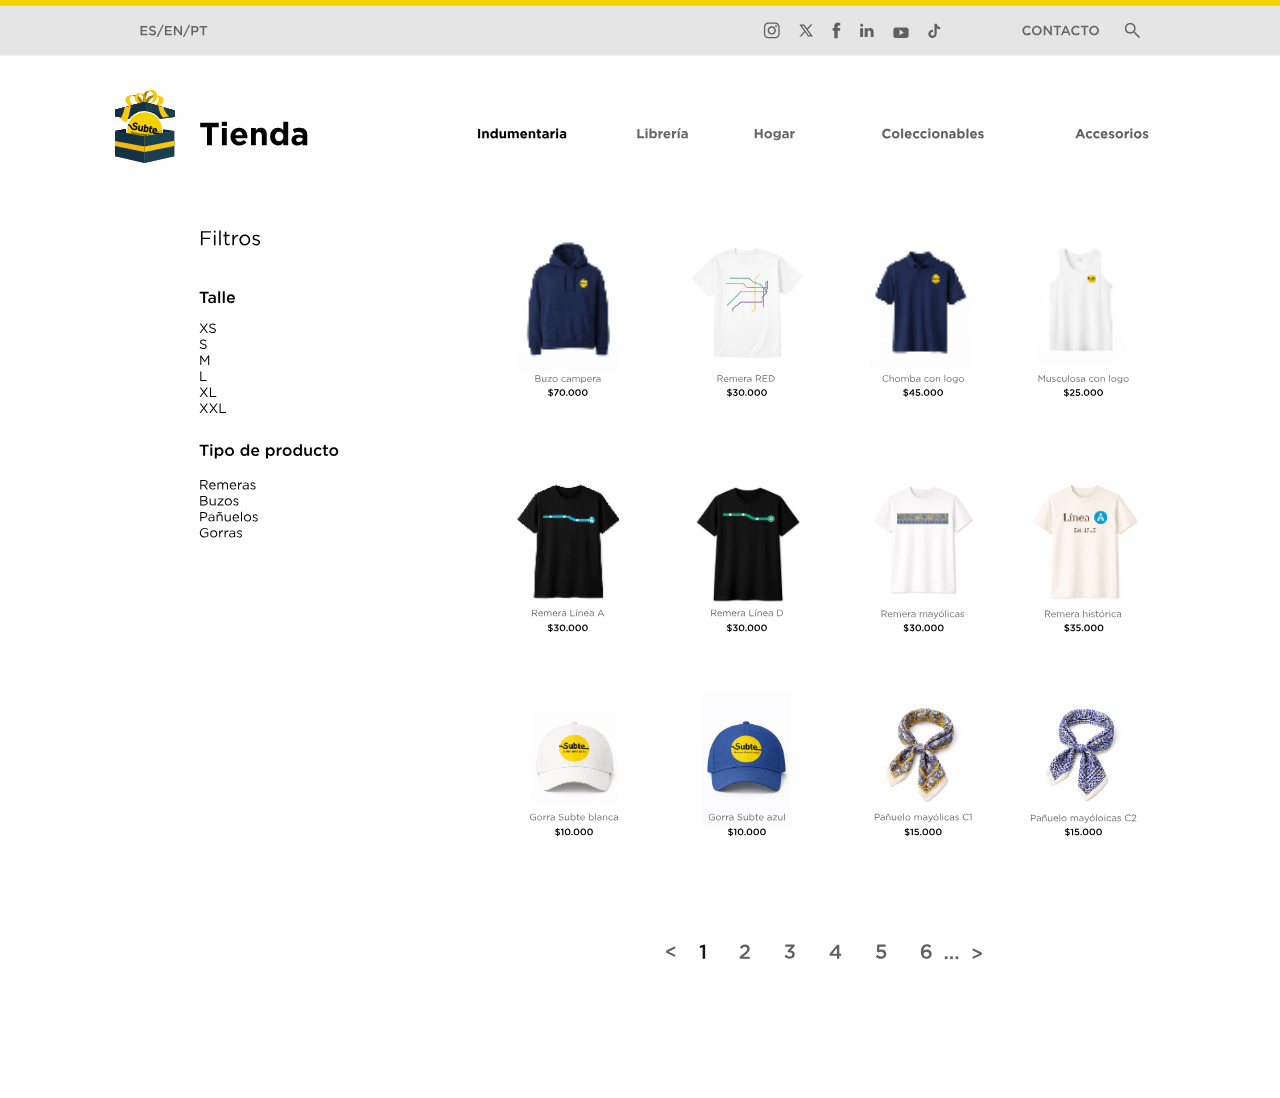
<file: subvenirs.html>
<!doctype html>
<html lang="es">
<head>
  <meta charset="utf-8">
  <meta name="viewport" content="width=device-width, initial-scale=1">
  <meta name="theme-color" content="#ffffff">
  <title>SubVenirs — Subte Buenos Aires</title>
  <style>
    *{box-sizing:border-box}
    html,body{
      margin:0;
      padding:0;
      width:100%;
      min-height:100%;
      background:#fff;
    }
    body{
      overflow-x:hidden;
    }
    .subvenirs-page{
      position:relative;
      width:100%;
      background:#fff;
    }
    .subvenirs-artwork{
      display:block;
      width:100%;
      height:auto;
      margin:0;
      padding:0;
    }

    /* Invisible home hotspot over the centered Subte logo in the supplied SVG.
       It gives the secondary page a simple way back to the main site without
       visually changing the design. */
    .home-hotspot{
      position:absolute;
      top:5.1%;
      left:46.2%;
      width:7.6%;
      height:7.0%;
      z-index:10;
      display:block;
      background:transparent;
    }
    .home-hotspot:focus-visible{
      outline:2px solid #ffd400;
      outline-offset:2px;
    }
  </style>
</head>
<body>
  <main class="subvenirs-page">
    <img class="subvenirs-artwork" src="subvenirs.svg" alt="SubVenirs">
    <a class="home-hotspot" href="index.html" aria-label="Volver al inicio"></a>
  </main>
</body>
</html>
</file>
<file: styles_v29.css>
@font-face{font-family:ArchivoWeb;src:local("Archivo Medium"),local("Archivo-Medium"),local("Archivo")}
@font-face{font-family:ArchivoWeb;src:local("Archivo Bold"),local("Archivo-Bold"),local("Archivo");font-weight:700}
@font-face{font-family:FrutigerWeb;src:local("Frutiger LT Std 65 Bold"),local("Frutiger LT Std Bold"),local("Frutiger Bold"),local("Frutiger");font-weight:700}
@font-face{font-family:UniversWeb;src:local("Univers LT Std 65 Bold"),local("UniversLTStd-Bold"),local("Univers Bold"),local("Univers");font-weight:700}
*{box-sizing:border-box}html,body{margin:0;background:#fff;color:#111}body{font-family:ArchivoWeb,Arial,sans-serif}
.exact-header img,.svgpart{display:block;width:100%;height:auto}

.hero{position:relative;height:27.5vw;min-height:350px;max-height:560px;background:url("assets/hero.jpg") center 48%/cover no-repeat;color:#fff}
.shade{position:absolute;inset:0;background:linear-gradient(90deg,#0007,#0001 72%)}
.hero-content{position:absolute;left:17%;top:24%;width:45%}
.hero h1{margin:0 0 38px;font:700 clamp(44px,4.7vw,76px)/.95 ArchivoWeb,Arial,sans-serif;letter-spacing:-2px}
.planner{position:relative;width:58%}.pick{position:relative;margin-bottom:12px}
.pick label{display:block;margin-bottom:4px;font:italic 500 clamp(19px,1.6vw,28px)/1 ArchivoWeb,Arial,sans-serif}
.pick input{width:100%;height:33px;border:0;border-bottom:3px solid #fff;background:transparent;outline:0;color:#fff;padding:0 2px;font:italic 500 clamp(15px,1.15vw,20px)/1 ArchivoWeb,Arial,sans-serif}
.pick input::placeholder{color:transparent}.swap{position:absolute;right:-50px;top:52px;border:0;background:transparent;color:#fff;font:400 40px/1 Arial;padding:0}
.suggest{display:none;position:absolute;left:0;right:-175px;top:64px;z-index:100;background:#fff;color:#111;max-height:310px;overflow:auto;box-shadow:0 7px 22px #0005}
.suggest.show{display:block}.suggest button{width:100%;border:0;border-bottom:1px solid #eee;background:#fff;padding:10px 12px;display:flex;align-items:center;justify-content:space-between;gap:10px;text-align:left;font:500 14px ArchivoWeb,Arial,sans-serif}
.suggest button:hover{background:#f2f2f2}.suggest-badges{display:flex;gap:4px}
.carousel-dots{position:absolute;bottom:9%;left:42%;display:flex;gap:28px}.carousel-dots i{width:15px;height:15px;border-radius:50%;background:#999}.carousel-dots i:first-child{background:#fff}

.badge{display:inline-flex;align-items:center;justify-content:center;border-radius:50%;background:var(--c);font-family:Arial,sans-serif;font-weight:700;font-style:normal;color:#fff}
.head-badge{width:50px;height:50px;border:3px solid #fff;background:transparent;font-size:26px;color:#fff}
.line-card[data-line="H"] .head-badge{border-color:#111;color:#111}
.combo,.result-badge{width:21px;height:21px;border:2px solid #fff;font-size:10px;box-shadow:0 0 0 1px rgba(0,0,0,.04)}
.badge[style*="#ffd000"]{color:#111}.combos{display:inline-flex;gap:3px;margin-left:5px}

.stations{padding:66px 0 88px}.stations h2{text-align:center;margin:0 0 68px;font:500 clamp(48px,5vw,76px)/1 ArchivoWeb,Arial,sans-serif;letter-spacing:-2px}
.grid{width:94%;max-width:1500px;margin:auto;display:grid;grid-template-columns:1fr 1fr;gap:38px 42px;align-items:start}
.line-tab{width:100%;height:108px;border:0;background:var(--line);color:#fff;padding:0 40px;display:flex;align-items:center;justify-content:space-between;font-family:FrutigerWeb,"Frutiger LT Std",Arial,sans-serif;font-size:clamp(34px,3vw,48px);font-weight:700;line-height:1}
.line-card[data-line="H"] .line-tab{color:#111}.line-title{display:flex;align-items:center;gap:15px}.chev{width:37px;height:37px;border-right:5px solid currentColor;border-bottom:5px solid currentColor;transform:rotate(45deg) translate(-5px,-5px);transition:.2s}.open .chev{transform:rotate(225deg) translate(-5px,-5px)}
.panel{display:none;position:relative;border:1px solid #aaa;border-top:0;padding:32px 32px 38px 118px;background:#fff}.open .panel{display:block}.rail{position:absolute;left:97px;top:34px;bottom:38px;width:7px;border-radius:4px;background:var(--line)}.panel ul{list-style:none;margin:0;padding:0}.panel li{position:relative;min-height:34px;display:flex;align-items:center;gap:8px;color:var(--line);font-family:UniversWeb,"Univers LT Std",Arial,sans-serif;font-size:clamp(17px,1.35vw,22px);font-weight:700;line-height:1.15}.panel li:before{content:"";position:absolute;left:-25px;top:50%;transform:translateY(-50%);width:7px;height:7px;border-radius:50%;background:#fff;border:2px solid var(--line)}.line-card[data-line="H"] .panel li{color:#9a7900}

.map-section{padding:58px 0 20px;background:#fff}.map-section h2{text-align:center;margin:0 0 32px;font:500 clamp(36px,3.4vw,54px)/1 ArchivoWeb,Arial,sans-serif;letter-spacing:-1.5px}.map-wrap{width:100%;overflow:visible}.map-wrap img{display:block;width:100%;height:auto;object-fit:contain}

@media(max-width:850px){.hero{height:48vw;min-height:360px}.hero-content{left:10%;top:23%;width:70%}.planner{width:65%}.grid{grid-template-columns:1fr;width:90%}.line-tab{height:82px;font-size:30px}.head-badge{width:42px;height:42px;font-size:22px}.panel{padding-left:88px}.rail{left:67px}}

/* === V11 corrections === */
html{scroll-behavior:smooth}
.exact-header{position:relative;background:#fff;overflow:visible}
.exact-header>img{display:block;width:100%;height:auto}

/* Clickable regions sit over the exact Illustrator header without changing its appearance. */
.header-hotspots{position:absolute;inset:0;z-index:20;pointer-events:none}
.nav-hit{position:absolute;display:block;border:0;background:transparent;cursor:pointer;pointer-events:auto}
.nav-hit:focus-visible{outline:2px solid #ffd000}
.nav-hit.acces{left:1.3%;top:47%;width:12.3%;height:34%}
.nav-hit.tarifas{left:16.7%;top:47%;width:7.2%;height:34%}
.nav-hit.mapas{left:28.6%;top:47%;width:6.1%;height:34%}
.nav-hit.horarios{left:59.1%;top:47%;width:7.7%;height:34%}
.nav-hit.nosotros{left:72.1%;top:47%;width:9.2%;height:34%}
.nav-hit.subtefan{left:84.4%;top:47%;width:8.2%;height:34%}

/* Cover the static open dropdown that was part of the Illustrator mockup. */
.nosotros-mask{
  position:absolute;z-index:18;left:72.0%;top:76.5%;width:12.8%;height:23%;
  background:#fff;pointer-events:none
}
.nosotros-menu{
  display:none;position:absolute;z-index:40;left:72.0%;top:75.5%;width:13%;
  min-width:160px;background:#dedede;box-shadow:0 3px 10px #0002;
  font-family:ArchivoWeb,Arial,sans-serif;font-size:13px
}
.nosotros-menu.show{display:block}
.nosotros-menu a{display:block;padding:8px 14px;color:#555;text-decoration:none;border-bottom:1px solid #d2d2d2}
.nosotros-menu a:hover{background:#cfcfcf;color:#111}

/* Station list typography: deliberately narrower and lighter than previous V10. */
.panel li{
  font-family:"Frutiger LT Std 65 Bold","Frutiger LT Std","Frutiger",Arial,sans-serif !important;
  font-size:clamp(16px,1.18vw,20px) !important;
  font-weight:700 !important;
  letter-spacing:-.2px;
}
.line-card[data-line="H"] .panel li{color:#111 !important}

/* White keyline on combination badges and predictive badges, as in the Illustrator. */
.combo,.result-badge{
  border:2px solid #fff !important;
  box-shadow:0 0 0 1px rgba(0,0,0,.07);
}

/* Scroll targets inside the Illustrator lower slice. */
.lower-wrap{position:relative}
.lower-anchor{position:absolute;left:0;top:7%;width:1px;height:1px;scroll-margin-top:20px}
.lower-anchor.lower-horarios{top:52%}
.map-section,.map-wrap{scroll-margin-top:18px}

/* Invisible destination anchors for Nosotros/Subtefan until those full sections are developed. */
.nosotros-targets{height:1px;overflow:hidden}
.nosotros-targets span{display:block;scroll-margin-top:30px}

@media(max-width:850px){
  .nosotros-menu{font-size:11px;min-width:130px}
}

/* === V12 corrections === */

/* Click areas now sit tightly on top of the visible words in the Illustrator header. */
.nav-hit.acces{left:2.15%;top:56.5%;width:9.8%;height:13%}
.nav-hit.tarifas{left:17.75%;top:56.5%;width:5.6%;height:13%}
.nav-hit.mapas{left:28.85%;top:56.5%;width:5.1%;height:13%}
.nav-hit.horarios{left:59.65%;top:56.5%;width:7.1%;height:13%}
.nav-hit.nosotros{left:72.7%;top:56.5%;width:6.4%;height:13%}
.nav-hit.subtefan{left:85.7%;top:56.5%;width:7.2%;height:13%}

/* Each column flows independently. Opening A only pushes C/E/P downward,
   and opening B only pushes D/H downward. */
.grid{
  display:grid !important;
  grid-template-columns:1fr 1fr !important;
  gap:42px !important;
  align-items:start !important;
}
.line-column{
  display:flex;
  flex-direction:column;
  gap:38px;
  min-width:0;
}
.line-card{
  width:100%;
}

/* On mobile, collapse to one column while preserving the visual order. */
@media(max-width:850px){
  .grid{grid-template-columns:1fr !important}
  .line-column{gap:26px}
}

/* The station picker may show the complete alphabetic list on click/focus. */
.suggest{
  max-height:360px !important;
}

/* === V13 social links === */
.social-hit{
  position:absolute;
  display:block;
  z-index:30;
  pointer-events:auto;
  background:transparent;
  border-radius:4px;
}
.social-hit:focus-visible{outline:2px solid #ffd000;outline-offset:2px}

/* Tight hitboxes over the actual social icons in the SVG header. */
.social-hit.instagram{left:58.45%;top:4.0%;width:2.1%;height:18%}
.social-hit.x-twitter{left:61.65%;top:4.0%;width:2.0%;height:18%}
.social-hit.facebook{left:64.55%;top:4.0%;width:1.55%;height:18%}
.social-hit.linkedin{left:67.15%;top:4.0%;width:1.9%;height:18%}

/* === V14: full-word menu hitboxes === */
/* These are intentionally wider than V13 so every visible letter is clickable. */
.nav-hit.acces{left:1.95%;top:53.5%;width:10.6%;height:18%}
.nav-hit.tarifas{left:17.45%;top:53.5%;width:6.2%;height:18%}
.nav-hit.mapas{left:28.45%;top:53.5%;width:6.0%;height:18%}
.nav-hit.horarios{left:59.35%;top:53.5%;width:8.1%;height:18%}
.nav-hit.nosotros{left:72.2%;top:53.5%;width:8.3%;height:18%}
.nav-hit.subtefan{left:85.2%;top:53.5%;width:8.4%;height:18%}

/* === Real hero carousel === */
.hero-carousel{
  position:relative;
  height:27.5vw;
  min-height:350px;
  max-height:560px;
  overflow:hidden;
  background:#111;
}
.slides{position:absolute;inset:0}
.slide{
  position:absolute;inset:0;
  opacity:0;visibility:hidden;
  transition:opacity .55s ease, visibility .55s ease;
  background-image:var(--bg);
  background-size:cover;
  background-position:center 48%;
  color:#fff;
}
.slide.active{opacity:1;visibility:visible}
.slide .shade{
  position:absolute;inset:0;
  background:linear-gradient(90deg,rgba(0,0,0,.5),rgba(0,0,0,.06) 72%);
}
.slide-copy{
  position:absolute;
  left:17%;
  top:32%;
  width:48%;
  z-index:2;
}
.slide-copy .eyebrow{
  margin:0 0 12px;
  font:500 clamp(12px,1vw,17px)/1 ArchivoWeb,Arial,sans-serif;
  letter-spacing:.18em;
}
.slide-copy h2{
  margin:0;
  font:700 clamp(30px,3.2vw,54px)/1.06 ArchivoWeb,Arial,sans-serif;
  letter-spacing:-1px;
}
.hero-carousel .hero-content{
  position:absolute;
  left:17%;
  top:24%;
  width:45%;
  z-index:2;
}
.hero-carousel .carousel-dots{
  position:absolute;
  left:0;right:0;bottom:8%;
  display:flex;
  justify-content:center;
  gap:28px;
  z-index:10;
}
.hero-carousel .carousel-dots button{
  width:15px;height:15px;
  border:0;border-radius:50%;
  background:rgba(255,255,255,.48);
  padding:0;
  cursor:pointer;
}
.hero-carousel .carousel-dots button.active{background:#fff}
.hero-carousel .carousel-dots button:focus-visible{outline:2px solid #ffd000;outline-offset:3px}

@media(max-width:850px){
  .hero-carousel{height:48vw;min-height:360px}
  .slide-copy{left:10%;top:29%;width:70%}
  .hero-carousel .hero-content{left:10%;top:23%;width:70%}
}

/* === V15: user-supplied final carousel artworks === */
.artwork-slide{background:none !important;overflow:hidden}
.artwork-slide>img{
  display:block;width:100%;height:100%;
  object-fit:cover;object-position:center center;
}
.artwork-slide::after{
  content:"";position:absolute;z-index:3;
  left:37%;right:37%;bottom:5.3%;
  height:8%;
  background:linear-gradient(90deg,rgba(0,0,0,0),rgba(0,0,0,.18),rgba(0,0,0,0));
  pointer-events:none;
}
/* Our functional controls stay on top and are the only dots the user interacts with. */
.hero-carousel .carousel-dots{z-index:20}

/* === V16: carousel behavior fixed === */
.hero-carousel{
  position:relative;
  height:27.5vw;
  min-height:350px;
  max-height:560px;
  overflow:hidden;
  background:#111;
}
.hero-carousel .slides{position:absolute;inset:0}
.hero-carousel .slide{
  position:absolute;
  inset:0;
  opacity:0;
  visibility:hidden;
  pointer-events:none;
  transition:opacity .55s ease, visibility .55s ease;
}
.hero-carousel .slide.active{
  opacity:1;
  visibility:visible;
  pointer-events:auto;
}
.hero-carousel .planner-slide{
  background:url("assets/hero.jpg") center 48%/cover no-repeat;
}
.hero-carousel .artwork-slide{
  background:#111;
}
.hero-carousel .artwork-slide>img{
  width:100%;
  height:100%;
  display:block;
  object-fit:cover;
  object-position:center center;
}
/* Hide the decorative dots already baked into the four supplied artworks. */
.hero-carousel .artwork-slide::after{
  content:"";
  position:absolute;
  left:35%;
  right:35%;
  bottom:4%;
  height:10%;
  background:linear-gradient(90deg,transparent,rgba(0,0,0,.30) 18%,rgba(0,0,0,.30) 82%,transparent);
  pointer-events:none;
}
.hero-carousel .carousel-dots{
  position:absolute;
  left:0;
  right:0;
  bottom:8%;
  z-index:50;
  display:flex;
  justify-content:center;
  gap:28px;
}
.hero-carousel .carousel-dots button{
  width:15px;
  height:15px;
  padding:0;
  border:0;
  border-radius:50%;
  background:rgba(255,255,255,.48);
  cursor:pointer;
}
.hero-carousel .carousel-dots button.active{background:#fff}

/* === V17 carousel click fix === */
#heroCarousel .carousel-dots{
  pointer-events:auto !important;
}
#heroCarousel .carousel-dots button{
  pointer-events:auto !important;
  position:relative;
  z-index:999 !important;
}
#heroCarousel .slide{
  z-index:1;
}
#heroCarousel .slide.active{
  z-index:2;
}
#heroCarousel .carousel-dots{
  z-index:1000 !important;
}

/* === V18: clean carousel, one dot row only === */
#heroCarousel .carousel-dots{
  position:absolute !important;
  inset:0 !important;
  display:block !important;
  z-index:1000 !important;
  pointer-events:none !important;
}
#heroCarousel .carousel-dots button{
  position:absolute !important;
  top:84.8% !important;
  width:18px !important;
  height:18px !important;
  margin:0 !important;
  padding:0 !important;
  border:0 !important;
  border-radius:50% !important;
  background:rgba(255,255,255,.48) !important;
  transform:translate(-50%,-50%) !important;
  pointer-events:auto !important;
  cursor:pointer !important;
}
#heroCarousel .carousel-dots button:nth-child(1){left:41.7% !important}
#heroCarousel .carousel-dots button:nth-child(2){left:45.9% !important}
#heroCarousel .carousel-dots button:nth-child(3){left:50% !important}
#heroCarousel .carousel-dots button:nth-child(4){left:54.2% !important}
#heroCarousel .carousel-dots button:nth-child(5){left:58.3% !important}
#heroCarousel .carousel-dots button.active{background:#fff !important}

/* On artwork slides, use the dots already baked into the supplied image. */
#heroCarousel.artwork-active .carousel-dots button{
  opacity:0 !important;
  background:transparent !important;
}

/* Remove the old dark mask that was trying to hide duplicated dots. */
#heroCarousel .artwork-slide::after{
  display:none !important;
  content:none !important;
}

/* === V19: stronger carousel dot hitboxes === */
#heroCarousel .carousel-dots button{
  /* Larger invisible/clickable area without changing the visible dot size */
  width:26px !important;
  height:26px !important;
}
#heroCarousel:not(.artwork-active) .carousel-dots button::after{
  content:"";
  position:absolute;
  left:50%;top:50%;
  width:15px;height:15px;
  transform:translate(-50%,-50%);
  border-radius:50%;
  background:rgba(255,255,255,.48);
}
#heroCarousel:not(.artwork-active) .carousel-dots button.active::after{
  background:#fff;
}
#heroCarousel:not(.artwork-active) .carousel-dots button{
  background:transparent !important;
}
#heroCarousel.artwork-active .carousel-dots button{
  opacity:0 !important;
  pointer-events:auto !important;
}

/* === V20: menu hitboxes aligned to the visible words === */
/* Keep the hit area exactly over the word, with a few pixels of breathing room. */
.nav-hit.acces{
  left:1.10% !important;
  top:43% !important;
  width:10.75% !important;
  height:28% !important;
}
.nav-hit.tarifas{
  left:17.75% !important;
  top:43% !important;
  width:6.05% !important;
  height:28% !important;
}
.nav-hit.mapas{
  left:29.65% !important;
  top:43% !important;
  width:5.35% !important;
  height:28% !important;
}
.nav-hit.horarios{
  left:62.55% !important;
  top:43% !important;
  width:7.95% !important;
  height:28% !important;
}
.nav-hit.nosotros{
  left:76.25% !important;
  top:43% !important;
  width:8.35% !important;
  height:28% !important;
}
.nav-hit.subtefan{
  left:90.45% !important;
  top:43% !important;
  width:7.05% !important;
  height:28% !important;
}

/* === V21: hitboxes centered directly over the visible words === */
/* Based on the 1536px-wide header screenshot, with generous padding so the
   entire word — not just the center — is clickable. */
.nav-hit.tarifas{
  left:16.9% !important;   /* ~260px */
  top:38% !important;
  width:8.2% !important;   /* ~126px */
  height:38% !important;
}
.nav-hit.mapas{
  left:28.5% !important;   /* ~438px */
  top:38% !important;
  width:7.8% !important;   /* ~120px */
  height:38% !important;
}

/* Keep all header hitboxes above masks/other overlays. */
.header-hotspots .nav-hit{
  z-index:100 !important;
  pointer-events:auto !important;
}

/* === V22: TARIFAS click target + destination corrected === */

/* Tight box directly over the visible word TARIFAS. */
.nav-hit.tarifas{
  left:17.95% !important;
  top:42% !important;
  width:5.85% !important;
  height:30% !important;
}

/* Keep MAPAS independent so it cannot overlap the TARIFAS target. */
.nav-hit.mapas{
  left:29.85% !important;
  top:42% !important;
  width:5.15% !important;
  height:30% !important;
}

/* The TARIFAS section begins farther down inside lower.svg than in V21.
   Move the anchor onto the actual tariff banner, not the preceding map area. */
.lower-anchor#tarifas{
  top:15.5% !important;
  scroll-margin-top:18px;
}

/* === V23: TARIFAS fixed === */

/* Large, isolated hitbox centered on the full visible word TARIFAS.
   It cannot overlap MAPAS. */
.nav-hit.tarifas{
  left:17.0% !important;
  top:32% !important;
  width:8.0% !important;
  height:48% !important;
}

/* MAPAS starts much farther to the right, so both targets are fully separate. */
.nav-hit.mapas{
  left:28.8% !important;
  top:32% !important;
  width:7.0% !important;
  height:48% !important;
}

/* lower.svg STARTS with the Tarifas artwork.
   Therefore #tarifas belongs at the very top of lower-wrap. */
.lower-anchor#tarifas{
  top:0 !important;
  scroll-margin-top:10px !important;
}

/* === V24: menu destinations fixed === */
#mapas{scroll-margin-top:10px}
#tarifas.section-anchor{
  display:block;
  position:relative;
  top:0;
  height:0;
  scroll-margin-top:10px;
}

/* Keep clickable words independent and on top. */
.nav-hit.acces,
.nav-hit.tarifas,
.nav-hit.mapas{
  z-index:200 !important;
  pointer-events:auto !important;
}

/* === V25: real clickable top menu (no more drifting transparent hitboxes) === */
.exact-header{position:relative;overflow:visible}

/* Hide the static Illustrator menu words only; leave logo and the top social row visible. */
.nav-row-mask{
  position:absolute;
  left:0;
  right:0;
  top:43%;
  height:31%;
  background:#fff;
  z-index:30;
  pointer-events:none;
}

/* Actual visible menu text. Since the <a> IS the word, every letter/pixel of the word is clickable. */
.real-nav{
  position:absolute;
  left:0;
  right:0;
  top:43%;
  height:31%;
  z-index:50;
  display:grid;
  grid-template-columns:
    15.5% 11.5% 11.5% 21.5% 13.5% 13.5% 13%;
  align-items:center;
  padding:0 1.9%;
  font-family:ArchivoWeb,"Archivo",Arial,sans-serif;
  font-size:clamp(12px,1.15vw,19px);
  font-weight:700;
  line-height:1;
}
.real-nav>a,
.real-nav .nav-nosotros>button{
  justify-self:start;
  display:inline-block;
  width:auto;
  padding:7px 0;
  border:0;
  background:transparent;
  color:#111;
  text-decoration:none;
  font:inherit;
  cursor:pointer;
  white-space:nowrap;
}
.real-nav>a:nth-child(2),
.real-nav>a:nth-child(3){justify-self:start}
.real-nav .nav-logo-space{width:100%;height:100%;pointer-events:none}
.real-nav .nav-nosotros{position:relative;justify-self:start}
.real-nav a:hover,
.real-nav .nav-nosotros>button:hover{text-decoration:underline}

/* Reuse a real dropdown attached directly below NOSOTROS. */
.real-nav .nosotros-menu{
  display:none;
  position:absolute;
  left:0;
  top:100%;
  min-width:195px;
  background:#ddd;
  z-index:200;
  box-shadow:0 3px 10px rgba(0,0,0,.12);
  font-family:ArchivoWeb,"Archivo",Arial,sans-serif;
  font-size:13px;
  font-weight:400;
}
.real-nav .nosotros-menu.show{display:block}
.real-nav .nosotros-menu a{
  display:block;
  padding:8px 14px;
  color:#555;
  text-decoration:none;
  border-bottom:1px solid #d0d0d0;
}
.real-nav .nosotros-menu a:hover{background:#ccc;color:#111}

/* Disable the old drifting transparent nav targets entirely. */
.header-hotspots,
.nosotros-mask{
  display:none !important;
}

/* Social hitboxes stay above the SVG, independent from menu. */
.social-hotspots{
  position:absolute;
  inset:0;
  z-index:60;
  pointer-events:none;
}
.social-hotspots .social-hit{pointer-events:auto}

/* Explicit navigation destinations */
#mapas,
#tarifas,
#horarios{
  scroll-margin-top:12px;
}

/* === V26: restore Subte logo + remove NOSOTROS dropdown === */

/* The old full-width white mask crossed the centered Subte logo.
   Disable it and cover only the menu-text zones at left/right. */
.nav-row-mask{
  display:none !important;
}
.exact-header::before,
.exact-header::after{
  content:"";
  position:absolute;
  top:43%;
  height:31%;
  background:#fff;
  z-index:30;
  pointer-events:none;
}
.exact-header::before{
  left:0;
  width:39.5%;
}
.exact-header::after{
  right:0;
  width:39.5%;
}

/* Keep the real HTML menu above those side masks. */
.real-nav{
  z-index:50 !important;
}

/* NOSOTROS is now a normal link, with no dropdown. */
.real-nav .nav-nosotros,
.real-nav .nosotros-menu{
  display:none !important;
}

/* === V27: restore symmetric navigation spacing === */

/* Side masks preserve the original centered Subte logo. */
.exact-header::before{
  left:0 !important;
  width:40% !important;
}
.exact-header::after{
  right:0 !important;
  width:40% !important;
}

/* Use two symmetric 3-column groups around a fixed central logo gap.
   Columns: A / Tarifas / Mapas | LOGO | Horarios / Nosotros / Subtefan */
.real-nav{
  left:0 !important;
  right:0 !important;
  padding:0 1.85% !important;
  display:grid !important;
  grid-template-columns:
    1fr 1fr 1fr
    1.22fr
    1fr 1fr 1fr !important;
  column-gap:0 !important;
  align-items:center !important;
}

/* Center every word inside its own equal-width slot. */
.real-nav > a{
  justify-self:center !important;
  text-align:center !important;
}

/* Keep outer words aligned naturally with the visual margins. */
.real-nav > a:nth-child(1){justify-self:start !important;}
.real-nav > a:last-child{justify-self:end !important;}

/* The central blank column is exactly the logo zone. */
.real-nav .nav-logo-space{
  grid-column:4 !important;
  width:100% !important;
}

/* Explicit positions because NOSOTROS is now a normal link. */
.real-nav > a:nth-child(1){grid-column:1 !important;} /* Accesibilidad */
.real-nav > a:nth-child(2){grid-column:2 !important;} /* Tarifas */
.real-nav > a:nth-child(3){grid-column:3 !important;} /* Mapas */
.real-nav > a:nth-child(5){grid-column:5 !important;} /* Horarios */
.real-nav > a:nth-child(6){grid-column:6 !important;} /* Nosotros */
.real-nav > a:nth-child(7){grid-column:7 !important;} /* Subtefan */

/* Kill any residual dropdown visual from older versions. */
.nosotros-menu,
.nav-nosotros,
#nosotrosMenu{
  display:none !important;
  visibility:hidden !important;
}

/* === GitHub Pages white-background fix ===
   Explicitly paint every non-photo section white so the published page
   does not inherit dark/transparent areas between optimized artwork slices. */
html,
body,
.exact-header,
.stations,
.stations-section,
.map-section,
.map-wrap,
.lower-wrap,
.line-card,
.panel,
.real-nav,
.nosotros-targets {
  background-color:#fff !important;
}

.svgpart,
.exact-header > img,
.lower-wrap > img {
  display:block;
  background-color:#fff;
}

/* Remove browser default gaps around images and section boundaries. */
img{vertical-align:top}
.exact-header,
.stations,
.stations-section,
.map-section,
.lower-wrap,
.svgpart{
  margin-top:0 !important;
  margin-bottom:0 !important;
}

/* Keep the carousel itself dark only where an image actually fills it. */
.hero-carousel,
.hero-carousel .slide{
  background-color:#111;
}

/* === V28: published page must reproduce the white Illustrator page === */
html, body,
.exact-header,
.stations,
.map-section,
.map-wrap,
.lower-wrap,
.line-card,
.panel,
.real-nav {
  background:#fff !important;
}

img,
.svgpart,
.exact-header > img,
.lower-wrap > img {
  display:block;
  background:#fff;
}

/* Remove accidental dark gaps between image slices and live HTML sections. */
.exact-header,
.hero-carousel,
.svgpart,
.stations,
.map-section,
.lower-wrap {
  margin:0 !important;
}

/* Header cleanup: leave the centered Subte logo visible. */
.exact-header{
  position:relative;
  overflow:visible;
}

/* Cover the old Illustrator dropdown artwork below NOSOTROS only.
   This does NOT cross the logo or any other menu item. */
.exact-header .nosotros-cleanup{
  position:absolute;
  z-index:45;
  left:73.0%;
  top:65.0%;
  width:13.0%;
  height:35.0%;
  background:#fff;
  pointer-events:none;
}

/* Live menu always above cleanup surfaces. */
.real-nav{
  z-index:60 !important;
}

/* === V30: FINAL GITHUB VISUAL FIX === */

/* Do NOT paint the whole menu row; that was covering the center of the Subte logo. */
.real-nav{
  background:transparent !important;
  background-color:transparent !important;
}

/* Keep only the two side white masks that cover the old Illustrator menu words. */
.exact-header::before,
.exact-header::after{
  background:#fff !important;
}

/* The center logo area must remain completely uncovered. */
.nav-logo-space{
  background:transparent !important;
}

/* White page sections exactly as in the Illustrator mockup. */
html,
body,
.exact-header,
.stations,
.map-section,
.map-wrap,
.lower-wrap,
.nosotros-targets,
.line-card,
.panel{
  background:#fff !important;
  background-color:#fff !important;
}

/* Published artwork slices are RGB files with white backgrounds.
   Force their containers and images to remain white too. */
.svgpart,
.exact-header > img,
.lower-wrap > img{
  display:block !important;
  width:100% !important;
  height:auto !important;
  background:#fff !important;
  background-color:#fff !important;
}

/* No dark gaps around Tarifas / Horarios. */
.lower-wrap{
  margin:0 !important;
  padding:0 !important;
  overflow:visible !important;
}
.lower-wrap .svgpart{
  margin:0 !important;
  padding:0 !important;
}

/* Only the actual carousel is allowed to use a dark fallback. */
.hero-carousel{
  background:#111 !important;
}

/* ============================================================
   V31 — DESPLEGABLES DE ESTACIONES
   Ajustado contra la referencia visual suministrada.
   ============================================================ */

/* Typography */
.line-tab,
.panel li {
  font-family:"Archivo", "ArchivoWeb", Arial, sans-serif !important;
}

.line-tab{
  font-weight:600 !important;
  letter-spacing:-0.03em !important;
}

.panel li{
  font-size:clamp(15px,1.08vw,18px) !important;
  line-height:1.18 !important;
  font-weight:600 !important;
  letter-spacing:-0.02em !important;
  min-height:32px !important;
}

/* More faithful proportions of the station schematic */
.panel{
  padding:28px 28px 34px 114px !important;
}

.rail{
  left:96px !important;
  top:31px !important;
  bottom:34px !important;
  width:6px !important;
  border-radius:4px !important;
}

/* Hollow station circles sitting exactly on the colored rail */
.panel li::before{
  left:-22px !important;
  width:7px !important;
  height:7px !important;
  background:#fff !important;
  border:2px solid var(--line) !important;
  box-sizing:border-box !important;
}

/* Combination badges */
.combos{
  gap:4px !important;
  margin-left:5px !important;
}

.combo{
  width:19px !important;
  height:19px !important;
  border:2px solid #fff !important;
  font-family:"Archivo", Arial, sans-serif !important;
  font-size:9px !important;
  font-weight:700 !important;
  line-height:1 !important;
}

/* Line H: black station text, as requested */
.line-card[data-line="H"] .panel li{
  color:#111 !important;
}

/* Closed stations */
.panel li.station-closed{
  color:#666 !important;
}

.panel li.station-closed .station-label{
  color:#666 !important;
}

/* Warning pictogram: yellow triangle + black outline, matching the reference */
.closure-warning{
  position:relative;
  display:inline-flex;
  width:22px;
  height:20px;
  margin-left:2px;
  align-items:center;
  justify-content:center;
  cursor:help;
  outline:none;
  flex:0 0 auto;
}

.closure-warning::before{
  content:"";
  position:absolute;
  left:1px;
  top:1px;
  width:0;
  height:0;
  border-left:10px solid transparent;
  border-right:10px solid transparent;
  border-bottom:18px solid #111;
}

.closure-warning::after{
  content:"";
  position:absolute;
  left:4px;
  top:4px;
  width:0;
  height:0;
  border-left:7px solid transparent;
  border-right:7px solid transparent;
  border-bottom:13px solid #ffd400;
}

.warning-mark{
  position:relative;
  z-index:2;
  margin-top:6px;
  color:#111;
  font:700 11px/1 Arial, sans-serif;
}

/* Tooltip */
.closure-tooltip{
  position:absolute;
  left:26px;
  top:50%;
  transform:translateY(-50%);
  z-index:500;
  width:max-content;
  max-width:220px;
  padding:7px 9px;
  border:1px solid #bdbdbd;
  background:#fff;
  color:#111;
  font:500 11px/1.2 "Archivo", Arial, sans-serif;
  box-shadow:0 2px 8px rgba(0,0,0,.16);
  opacity:0;
  visibility:hidden;
  pointer-events:none;
  transition:opacity .12s ease;
}

.closure-warning:hover .closure-tooltip,
.closure-warning:focus .closure-tooltip{
  opacity:1;
  visibility:visible;
}

/* Keep the warning on the same row even on narrow screens */
.station-closed{
  flex-wrap:nowrap !important;
}

@media(max-width:850px){
  .panel{
    padding-left:86px !important;
  }
  .rail{
    left:68px !important;
  }
  .panel li{
    font-size:14px !important;
  }
  .closure-tooltip{
    left:auto;
    right:24px;
  }
}

/* ============================================================
   V34 — ESTACIONES CALIBRADAS CONTRA EL AI / PDF ORIGINAL
   Fuente detectada en AI: UniversLTStd-Bold.
   Escala tomada del PDF original (1920 pt de ancho):
   textos de estaciones ≈ 39 pt de caja -> ~24–30 px según viewport.
   ============================================================ */

.panel{
  position:relative !important;
  padding:30px 28px 38px 126px !important;
  overflow:visible !important;
}

/* línea del recorrido */
.rail{
  position:absolute !important;
  left:102px !important;
  top:31px !important;
  bottom:36px !important;
  width:7px !important;
  border-radius:4px !important;
  background:var(--line) !important;
}

/* nombres de estaciones: Univers del archivo original */
.panel li{
  position:relative !important;
  display:flex !important;
  align-items:center !important;
  min-height:40px !important;
  padding:0 !important;
  color:var(--line) !important;

  font-family:"Univers LT Std","UniversLTStd-Bold",
              "Univers LT Std 65 Bold","Helvetica Neue",
              Arial,sans-serif !important;
  font-size:clamp(18px,1.48vw,25px) !important;
  font-weight:700 !important;
  line-height:1.08 !important;
  letter-spacing:-0.025em !important;
}

/* circulitos huecos centrados exactamente en la línea */
.panel li::before{
  content:"" !important;
  position:absolute !important;
  left:-28px !important;
  top:50% !important;
  transform:translateY(-50%) !important;
  width:10px !important;
  height:10px !important;
  box-sizing:border-box !important;
  border:2px solid var(--line) !important;
  border-radius:50% !important;
  background:#fff !important;
  z-index:3 !important;
}

/* Las bochitas de combinación van SIEMPRE a la IZQUIERDA del recorrido */
.combos{
  position:absolute !important;
  right:calc(100% + 54px) !important;
  top:50% !important;
  transform:translateY(-50%) !important;
  display:flex !important;
  flex-direction:row !important;
  align-items:center !important;
  justify-content:flex-end !important;
  gap:5px !important;
  margin:0 !important;
  white-space:nowrap !important;
}

.combo{
  width:22px !important;
  height:22px !important;
  border:2px solid #fff !important;
  border-radius:50% !important;
  box-shadow:0 0 0 1px rgba(0,0,0,.08) !important;
  font-family:Arial,sans-serif !important;
  font-size:11px !important;
  font-weight:700 !important;
  line-height:1 !important;
}

/* Estaciones cerradas: mismo layout, sólo gris + warning existente */
.panel li.station-closed,
.panel li.station-closed .station-label{
  color:#666 !important;
}

/* Línea H: texto negro, recorrido amarillo */
.line-card[data-line="H"] .panel li{
  color:#111 !important;
}
.line-card[data-line="H"] .panel li::before{
  border-color:var(--line) !important;
}

/* Conexiones ferroviarias visibles en el AI:
   se ubican más a la izquierda que las bochitas de Subte. */
.railway-connection{
  position:absolute !important;
  right:calc(100% + 82px) !important;
  top:50% !important;
  transform:translateY(-50%) !important;
  display:flex !important;
  align-items:center !important;
  gap:5px !important;
  color:#5e5e5e !important;
  white-space:nowrap !important;
  pointer-events:none;
}

.railway-copy{
  display:flex !important;
  flex-direction:column !important;
  align-items:flex-end !important;
  line-height:.98 !important;
  text-align:right !important;
}
.railway-copy small{
  font:400 8px/1.05 Arial,sans-serif !important;
}
.railway-copy b{
  font:700 9px/1.05 Arial,sans-serif !important;
}

/* pictograma ferroviario pequeño, neutro, como el del original */
.train-icon{
  position:relative !important;
  display:inline-block !important;
  width:14px !important;
  height:17px !important;
  border:2px solid #666 !important;
  border-radius:2px 2px 3px 3px !important;
}
.train-window{
  position:absolute !important;
  left:2px !important;
  right:2px !important;
  top:2px !important;
  height:6px !important;
  border:1px solid #666 !important;
}
.train-wheel{
  position:absolute !important;
  bottom:-4px !important;
  width:4px !important;
  height:4px !important;
  border-radius:50% !important;
  background:#666 !important;
}
.train-wheel.w1{left:1px !important}
.train-wheel.w2{right:1px !important}

/* Solapas: Frutiger, que también aparece en el AI */
.line-tab{
  font-family:"Frutiger","Frutiger LT Std","Frutiger-Roman",
              "Helvetica Neue",Arial,sans-serif !important;
  font-weight:700 !important;
}

/* No permitir que los elementos absolutos provoquen ancho extra en toda la página */
.line-card{
  overflow:visible !important;
}
.stations{
  overflow-x:hidden !important;
}

@media(max-width:1000px){
  .panel{
    padding-left:108px !important;
  }
  .rail{
    left:88px !important;
  }
  .panel li{
    min-height:34px !important;
    font-size:17px !important;
  }
  .panel li::before{
    left:-25px !important;
    width:9px !important;
    height:9px !important;
  }
  .combos{
    right:calc(100% + 43px) !important;
  }
  .combo{
    width:19px !important;
    height:19px !important;
    font-size:9px !important;
  }
  .railway-connection{
    right:calc(100% + 68px) !important;
  }
}

/* ============================================================
   V35 — ESTACIONES: ARCHIVO BOLD + TODO DENTRO DEL RECUADRO
   ============================================================ */

/* Nombres de estaciones: Archivo Bold */
.panel li{
  font-family:"Archivo", "ArchivoWeb", Arial, sans-serif !important;
  font-weight:700 !important;
}

/* Reorganizamos el interior para que combinaciones y ferrocarriles
   no se salgan del panel. */
.panel{
  position:relative !important;
  padding:30px 28px 38px 152px !important;
  overflow:hidden !important;
}

/* Línea algo más hacia la derecha para dejar una columna real
   para combinaciones y ferrocarriles. */
.rail{
  left:128px !important;
}

/* Nodo de estación centrado sobre la línea */
.panel li::before{
  left:-28px !important;
}

/* Combinaciones de Subte: a la izquierda de la línea,
   pero SIEMPRE dentro del panel */
.combos{
  position:absolute !important;
  right:calc(100% + 36px) !important;
  top:50% !important;
  transform:translateY(-50%) !important;
  display:flex !important;
  align-items:center !important;
  justify-content:flex-end !important;
  gap:5px !important;
  margin:0 !important;
  white-space:nowrap !important;
}

/* Conexiones ferroviarias: columna más a la izquierda,
   contenida dentro del panel */
.railway-connection{
  position:absolute !important;
  right:calc(100% + 70px) !important;
  top:50% !important;
  transform:translateY(-50%) !important;
  display:flex !important;
  align-items:center !important;
  gap:5px !important;
  white-space:nowrap !important;
  color:#5e5e5e !important;
}

/* Evitar cualquier overflow horizontal de los desplegables */
.line-card,
.panel,
.panel ul{
  overflow:hidden !important;
  max-width:100% !important;
}

/* Mantener tooltip visible aunque el panel recorte otros elementos:
   lo sacamos hacia la derecha, dentro del ancho disponible */
.closure-tooltip{
  left:28px !important;
  right:auto !important;
}

/* Responsive */
@media(max-width:1000px){
  .panel{
    padding-left:132px !important;
  }
  .rail{
    left:108px !important;
  }
  .combos{
    right:calc(100% + 31px) !important;
  }
  .railway-connection{
    right:calc(100% + 58px) !important;
  }
}

/* ============================================================
   V36 — NODOS + COMBINACIONES FIELES Y ROBUSTAS
   ============================================================ */

/* Keep all diagram elements INSIDE the station card. */
.panel{
  position:relative !important;
  padding:28px 28px 36px 136px !important;
  overflow:hidden !important;
}

/* Main colored route line */
.rail{
  position:absolute !important;
  left:104px !important;
  top:29px !important;
  bottom:34px !important;
  width:6px !important;
  border-radius:3px !important;
  background:var(--line) !important;
}

/* Station row */
.panel li{
  position:relative !important;
  display:flex !important;
  align-items:center !important;
  min-height:40px !important;
  padding:0 !important;
  overflow:visible !important;

  font-family:"Archivo","ArchivoWeb",Arial,sans-serif !important;
  font-size:clamp(18px,1.45vw,24px) !important;
  font-weight:700 !important;
  line-height:1.05 !important;
  letter-spacing:-0.025em !important;
  color:var(--line) !important;
}

/* Disable legacy pseudo-node; V36 uses a real DOM node. */
.panel li::before{
  content:none !important;
  display:none !important;
}

/* Exact hollow circles on the route line */
.station-node{
  position:absolute !important;
  left:-35px !important;
  top:50% !important;
  transform:translate(-50%,-50%) !important;
  width:9px !important;
  height:9px !important;
  box-sizing:border-box !important;
  border:2px solid var(--line) !important;
  border-radius:50% !important;
  background:#fff !important;
  z-index:5 !important;
  pointer-events:none !important;
}

/* Interchange bubbles — LEFT of the line, centered with the station row */
.combos{
  position:absolute !important;
  left:-104px !important;
  top:50% !important;
  transform:translateY(-50%) !important;
  width:58px !important;
  display:flex !important;
  align-items:center !important;
  justify-content:flex-end !important;
  gap:4px !important;
  margin:0 !important;
  white-space:nowrap !important;
  z-index:6 !important;
}

.combo{
  display:inline-flex !important;
  align-items:center !important;
  justify-content:center !important;
  width:20px !important;
  height:20px !important;
  min-width:20px !important;
  min-height:20px !important;
  border:2px solid #fff !important;
  border-radius:50% !important;
  box-shadow:0 0 0 1px rgba(0,0,0,.10) !important;
  font-family:"Archivo",Arial,sans-serif !important;
  font-size:10px !important;
  font-weight:700 !important;
  line-height:1 !important;
  color:#fff !important;
}
.combo[style*="#ffd000"]{color:#111 !important}

/* Railway interchange labels sit farther left, but still inside the card */
.railway-connection{
  position:absolute !important;
  left:-130px !important;
  top:50% !important;
  transform:translateY(-50%) !important;
  width:82px !important;
  display:flex !important;
  align-items:center !important;
  justify-content:flex-end !important;
  gap:4px !important;
  color:#666 !important;
  white-space:nowrap !important;
  z-index:4 !important;
}

/* Closed station state retained */
.panel li.station-closed,
.panel li.station-closed .station-label{
  color:#666 !important;
}

/* H: black names, yellow route/node */
.line-card[data-line="H"] .panel li{
  color:#111 !important;
}
.line-card[data-line="H"] .station-node{
  border-color:var(--line) !important;
}

/* Prevent any page-wide overflow while keeping all symbols visible */
.stations,
.grid,
.line-column,
.line-card,
.panel{
  max-width:100% !important;
}
.stations{
  overflow-x:hidden !important;
}

/* Responsive calibration */
@media(max-width:1000px){
  .panel{
    padding-left:122px !important;
  }
  .rail{
    left:94px !important;
  }
  .panel li{
    min-height:34px !important;
    font-size:16px !important;
  }
  .station-node{
    left:-28px !important;
    width:8px !important;
    height:8px !important;
  }
  .combos{
    left:-91px !important;
    width:54px !important;
  }
  .combo{
    width:18px !important;
    height:18px !important;
    min-width:18px !important;
    min-height:18px !important;
    font-size:9px !important;
  }
  .railway-connection{
    left:-116px !important;
    width:76px !important;
  }
}

/* ============================================================
   V37 — FIX REAL: nodos y combinaciones visibles
   El problema era un overflow:hidden heredado en .panel ul,
   que recortaba todo lo colocado a la izquierda del texto.
   ============================================================ */

/* El UL no debe recortar los elementos del esquema. */
.panel ul{
  overflow:visible !important;
  max-width:none !important;
}

/* El panel sí puede contener todo el esquema dentro del recuadro. */
.panel{
  overflow:hidden !important;
}

/* Línea */
.rail{
  left:104px !important;
  width:6px !important;
}

/* Cada fila comienza a x=136px; el centro de la línea está en x=107px.
   Por eso el nodo debe tener su CENTRO exactamente 29px a la izquierda. */
.station-node{
  left:-29px !important;
  top:50% !important;
  transform:translate(-50%,-50%) !important;
  width:9px !important;
  height:9px !important;
  border:2px solid var(--line) !important;
  border-radius:50% !important;
  background:#fff !important;
  display:block !important;
  opacity:1 !important;
  visibility:visible !important;
  z-index:10 !important;
}

/* Bochitas de combinación: a la izquierda de la línea,
   dentro del panel y alineadas verticalmente con la estación. */
.combos{
  left:-101px !important;
  width:58px !important;
  top:50% !important;
  transform:translateY(-50%) !important;
  display:flex !important;
  visibility:visible !important;
  opacity:1 !important;
  align-items:center !important;
  justify-content:flex-end !important;
  gap:4px !important;
  z-index:12 !important;
}

.combo{
  display:inline-flex !important;
  visibility:visible !important;
  opacity:1 !important;
  width:18px !important;
  height:18px !important;
  min-width:18px !important;
  min-height:18px !important;
  border:2px solid #fff !important;
  border-radius:50% !important;
  align-items:center !important;
  justify-content:center !important;
  font-family:"Archivo",Arial,sans-serif !important;
  font-size:9px !important;
  font-weight:700 !important;
  line-height:1 !important;
}

/* Conexiones ferroviarias: también a la izquierda y sin ser recortadas por el UL. */
.railway-connection{
  left:-129px !important;
  width:82px !important;
  display:flex !important;
  visibility:visible !important;
  opacity:1 !important;
}

/* Mantener nombres en Archivo Bold. */
.panel li{
  font-family:"Archivo","ArchivoWeb",Arial,sans-serif !important;
  font-weight:700 !important;
}

/* H: texto negro; nodo amarillo. */
.line-card[data-line="H"] .panel li{
  color:#111 !important;
}
.line-card[data-line="H"] .station-node{
  border-color:var(--line) !important;
}

@media(max-width:1000px){
  .station-node{
    left:-28px !important;
  }
  .combos{
    left:-89px !important;
    width:52px !important;
  }
  .railway-connection{
    left:-114px !important;
    width:74px !important;
  }
}

/* ============================================================
   V40 — SOLAPAS DE LÍNEA
   Ajuste visual contra la referencia del AI/SVG:
   - "Línea" en Archivo Bold.
   - Bochita más fiel: círculo más fino, letra centrada y misma familia.
   ============================================================ */

.line-tab{
  font-family:"Archivo","ArchivoWeb",Arial,sans-serif !important;
  font-weight:700 !important;
  letter-spacing:-0.025em !important;
}

/* Mantener "Línea" + bochita como un solo grupo, alineado verticalmente */
.line-title{
  display:flex !important;
  align-items:center !important;
  gap:13px !important;
}

/* Bochita del encabezado de cada línea */
.head-badge{
  display:inline-flex !important;
  align-items:center !important;
  justify-content:center !important;

  width:50px !important;
  height:50px !important;
  min-width:50px !important;
  min-height:50px !important;

  padding:0 !important;
  margin:0 !important;

  border:2px solid currentColor !important;
  border-radius:50% !important;
  background:transparent !important;

  font-family:"Archivo","ArchivoWeb",Arial,sans-serif !important;
  font-size:25px !important;
  font-weight:700 !important;
  line-height:1 !important;
  letter-spacing:0 !important;

  color:#fff !important;
  box-sizing:border-box !important;
  vertical-align:middle !important;
}

/* Línea H: exactamente el mismo tratamiento pero negro */
.line-card[data-line="H"] .head-badge{
  color:#111 !important;
  border-color:#111 !important;
}

/* Mantener las demás líneas en blanco */
.line-card:not([data-line="H"]) .head-badge{
  color:#fff !important;
  border-color:#fff !important;
}

/* Ajuste fino del texto de la solapa */
.line-tab{
  font-size:clamp(34px,3vw,48px) !important;
  line-height:1 !important;
}

/* En pantallas medianas/chicas, conservar proporción */
@media(max-width:1000px){
  .head-badge{
    width:44px !important;
    height:44px !important;
    min-width:44px !important;
    min-height:44px !important;
    font-size:22px !important;
  }
  .line-title{
    gap:11px !important;
  }
}

/* ============================================================
   V43 — ESTADO DE MEDIOS DE ELEVACIÓN SOBRE MAPA
   Marcadores HTML superpuestos al mapa base.
   ============================================================ */
.map-elevation-wrap{
  position:relative !important;
  display:block !important;
  width:100% !important;
}
.map-elevation-base{
  display:block !important;
  width:100% !important;
  height:auto !important;
}
.elevation-marker{
  --marker:#00e83a;
  position:absolute !important;
  left:var(--x) !important;
  top:var(--y) !important;
  transform:translate(-50%,-50%) !important;
  width:25px !important;
  height:25px !important;
  padding:0 !important;
  margin:0 !important;
  border:0 !important;
  background:transparent !important;
  cursor:pointer !important;
  z-index:20 !important;
  overflow:visible !important;
}
.elevation-marker--off{ --marker:#8d8d8d; }
.elevation-dot{
  display:block !important;
  width:25px !important;
  height:25px !important;
  border-radius:50% !important;
  background:var(--marker) !important;
  border:3px solid var(--marker) !important;
  box-sizing:border-box !important;
}
.elevation-tooltip{
  position:absolute !important;
  left:18px !important;
  top:15px !important;
  width:300px !important;
  padding:20px 24px 22px !important;
  background:#444 !important;
  color:#fff !important;
  text-align:left !important;
  font-family:"Archivo","ArchivoWeb",Arial,sans-serif !important;
  font-size:21px !important;
  line-height:1.18 !important;
  font-weight:400 !important;
  box-sizing:border-box !important;
  border-radius:2px !important;
  box-shadow:0 2px 4px rgba(0,0,0,.15) !important;
  opacity:0 !important;
  visibility:hidden !important;
  pointer-events:none !important;
  transition:opacity .12s ease !important;
  z-index:50 !important;
}
.elevation-tooltip strong{
  display:block !important;
  margin-bottom:20px !important;
  font-style:italic !important;
  font-weight:700 !important;
  font-size:22px !important;
}
.elevation-tooltip span{
  display:block !important;
}
.elevation-marker:hover .elevation-tooltip,
.elevation-marker:focus .elevation-tooltip{
  opacity:1 !important;
  visibility:visible !important;
}
@media(max-width:900px){
  .elevation-marker,
  .elevation-dot{
    width:18px !important;
    height:18px !important;
  }
  .elevation-tooltip{
    width:230px !important;
    font-size:15px !important;
    padding:14px 16px 16px !important;
  }
  .elevation-tooltip strong{
    font-size:16px !important;
    margin-bottom:12px !important;
  }
}

/* V45 — eliminar desplegable residual debajo de NOSOTROS */
.nosotros-dropdown,
#nosotros-dropdown,
.nosotros-submenu,
#nosotros-submenu{
  display:none !important;
  visibility:hidden !important;
}

/* ============================================================
   V46 — quitar residuo gráfico bajo NOSOTROS
   El residuo forma parte del arte/imagen estática del header.
   Se cubre exclusivamente esa franja, sin alterar el menú.
   ============================================================ */
.menu-main,
.main-menu,
.nav-main,
header nav{
  position:relative !important;
  z-index:30 !important;
}

/* mantener el contenido posterior por encima/debajo según su flujo */

.nosotros-artwork-mask{
  position:absolute !important;
  top:145px !important;
  left:calc(75% - 25px) !important;
  width:205px !important;
  height:115px !important;
  background:#fff !important;
  z-index:25 !important;
  pointer-events:none !important;
}

/* V47 — dropdown baked into header image removed at source */
.nosotros-artwork-mask,
.nosotros-cleanup{
  display:none !important;
}

/* ============================================================
   V49 — MOTIVO DEL ESTADO DE SERVICIO
   Sólo se muestran explicaciones en líneas con demora/interrupción.
   ============================================================ */
.service-reason-wrap{
  position:relative !important;
  display:block !important;
  width:100% !important;
}

.service-reason-base{
  display:block !important;
  width:100% !important;
  height:auto !important;
}

.service-reason-hit{
  position:absolute !important;
  left:var(--x) !important;
  top:var(--y) !important;
  transform:translate(-50%,-50%) !important;
  width:5.2% !important;
  height:8.8% !important;
  padding:0 !important;
  margin:0 !important;
  border:0 !important;
  background:transparent !important;
  cursor:help !important;
  overflow:visible !important;
  z-index:25 !important;
}

.service-reason-tooltip{
  position:absolute !important;
  left:50% !important;
  top:calc(100% + 7px) !important;
  transform:translateX(-50%) !important;
  min-width:190px !important;
  padding:10px 13px 11px !important;
  background:#444 !important;
  color:#fff !important;
  border-radius:2px !important;
  box-shadow:0 2px 7px rgba(0,0,0,.20) !important;
  text-align:left !important;

  font-family:"Archivo","ArchivoWeb",Arial,sans-serif !important;
  font-size:13px !important;
  line-height:1.2 !important;
  font-weight:500 !important;

  opacity:0 !important;
  visibility:hidden !important;
  pointer-events:none !important;
  transition:opacity .12s ease !important;
  z-index:100 !important;
}

.service-reason-tooltip strong{
  display:block !important;
  margin-bottom:4px !important;
  font-weight:700 !important;
}

.service-reason-tooltip span{
  display:block !important;
}

.service-reason-hit:hover .service-reason-tooltip,
.service-reason-hit:focus .service-reason-tooltip{
  opacity:1 !important;
  visibility:visible !important;
}

.service-reason-hit--delay .service-reason-tooltip{
  border-top:3px solid #f2a21b !important;
}

.service-reason-hit--interrupted .service-reason-tooltip{
  border-top:3px solid #e83a2f !important;
}

@media(max-width:900px){
  .service-reason-hit{
    width:7% !important;
    height:10% !important;
  }
  .service-reason-tooltip{
    min-width:150px !important;
    font-size:11px !important;
    padding:8px 10px 9px !important;
  }
}

/* ============================================================
   V56 — RESPONSIVE MOBILE
   Objetivo: que la web deje de ser una maqueta de escritorio encogida
   y se reorganice correctamente en pantallas chicas.
   ============================================================ */

.mobile-menu-toggle{display:none}

/* Evitar desbordes generales */
html,body{max-width:100%;overflow-x:hidden}
img,svg{max-width:100%;height:auto}

/* Tablets */
@media (max-width: 900px){
  /* HEADER */
  .exact-header{
    position:relative !important;
    min-height:110px !important;
    overflow:visible !important;
  }

  .exact-header > img{
    width:100% !important;
    height:auto !important;
  }

  /* ocultamos la fila desktop y usamos menú hamburguesa */
  .real-nav{
    display:none !important;
    position:absolute !important;
    left:0 !important;
    right:0 !important;
    top:100% !important;
    z-index:500 !important;
    background:#fff !important;
    padding:12px 18px 18px !important;
    grid-template-columns:1fr !important;
    gap:0 !important;
    box-shadow:0 8px 20px rgba(0,0,0,.15) !important;
  }
  .real-nav.mobile-open{display:block !important}

  .real-nav > a{
    display:block !important;
    width:100% !important;
    padding:13px 4px !important;
    border-bottom:1px solid #eee !important;
    text-align:left !important;
    justify-self:stretch !important;
    font-size:16px !important;
  }

  .nav-logo-space{display:none !important}

  .mobile-menu-toggle{
    display:flex !important;
    position:absolute !important;
    right:18px !important;
    top:68px !important;
    z-index:650 !important;
    width:42px !important;
    height:42px !important;
    padding:9px !important;
    border:0 !important;
    background:#fff !important;
    flex-direction:column !important;
    justify-content:center !important;
    gap:5px !important;
    cursor:pointer !important;
  }
  .mobile-menu-toggle span{
    display:block !important;
    width:100% !important;
    height:3px !important;
    background:#111 !important;
  }

  /* HERO/CAROUSEL */
  .hero-carousel{
    height:62vw !important;
    min-height:360px !important;
    max-height:none !important;
  }
  .hero-carousel .artwork-slide > img{
    object-fit:cover !important;
    object-position:center !important;
  }

  .hero-content{
    left:8% !important;
    top:18% !important;
    width:84% !important;
  }
  .hero h1,
  .hero-content h1{
    font-size:clamp(30px,8vw,48px) !important;
    line-height:1 !important;
    letter-spacing:-1px !important;
    margin-bottom:22px !important;
  }
  .planner{
    width:78% !important;
  }
  .pick label{
    font-size:20px !important;
  }
  .pick input{
    height:34px !important;
    font-size:16px !important;
  }
  .swap{
    right:-42px !important;
    top:50px !important;
    font-size:34px !important;
  }

  /* Dots */
  #heroCarousel .carousel-dots button{
    width:22px !important;
    height:22px !important;
  }

  /* ESTADO DE LÍNEAS / MID IMAGE */
  .svgpart,
  .service-status-base,
  .service-reason-base{
    width:100% !important;
    height:auto !important;
  }

  /* NOVEDADES / GRIDS */
  .news-grid,
  .grid,
  .stations-grid{
    grid-template-columns:1fr !important;
  }

  .news-card{
    min-height:260px !important;
  }

  /* DESPLEGABLES DE LÍNEAS */
  .line-card{
    width:100% !important;
  }
  .panel{
    padding-left:112px !important;
  }

  /* MAPA */
  .map-wrap,
  .map-elevation-wrap{
    overflow-x:auto !important;
  }
  .map-elevation-base{
    min-width:900px !important;
    width:900px !important;
    max-width:none !important;
  }

  /* TARIFAS / HORARIOS */
  .lower-wrap img{
    width:100% !important;
    height:auto !important;
  }

  /* tooltips: no salirse de pantalla */
  .elevation-tooltip,
  .service-reason-tooltip{
    max-width:220px !important;
    width:220px !important;
    font-size:13px !important;
  }
}

/* Phones */
@media (max-width: 600px){
  /* En móvil no usamos el header desktop completo como layout:
     sólo dejamos la franja superior y el logo; el menú va por hamburguesa. */
  .exact-header{
    min-height:92px !important;
    background:#fff !important;
  }

  .mobile-menu-toggle{
    top:48px !important;
    right:12px !important;
  }

  /* Hero: altura más natural de celular */
  .hero-carousel{
    height:78vh !important;
    min-height:520px !important;
    max-height:680px !important;
  }

  .hero-carousel .planner-slide{
    background-position:center center !important;
  }

  .hero-carousel .artwork-slide > img{
    object-fit:cover !important;
    object-position:center !important;
  }

  .hero-content{
    left:7% !important;
    top:14% !important;
    width:86% !important;
  }

  .hero-content h1{
    font-size:36px !important;
    max-width:90% !important;
  }

  .planner{
    width:82% !important;
  }

  .swap{
    right:-38px !important;
  }

  /* Mantener los cinco dots accesibles */
  #heroCarousel .carousel-dots button:nth-child(1){left:30% !important}
  #heroCarousel .carousel-dots button:nth-child(2){left:40% !important}
  #heroCarousel .carousel-dots button:nth-child(3){left:50% !important}
  #heroCarousel .carousel-dots button:nth-child(4){left:60% !important}
  #heroCarousel .carousel-dots button:nth-child(5){left:70% !important}

  /* Titulares */
  .stations h2,
  .map-section h2{
    font-size:34px !important;
  }

  /* Acordeones: una sola columna y tamaño más cómodo */
  .grid{
    display:block !important;
  }
  .line-column{
    width:100% !important;
  }
  .line-card{
    margin-bottom:14px !important;
  }
  .line-tab{
    min-height:74px !important;
    padding:0 18px !important;
    font-size:30px !important;
  }
  .head-badge{
    width:40px !important;
    height:40px !important;
    min-width:40px !important;
    min-height:40px !important;
    font-size:20px !important;
  }

  .panel{
    padding-left:104px !important;
    padding-right:14px !important;
  }
  .panel li{
    font-size:16px !important;
    min-height:32px !important;
  }

  /* Mapa horizontal desplazable, en vez de comprimirlo hasta ilegibilidad */
  .map-elevation-wrap{
    overflow-x:auto !important;
    -webkit-overflow-scrolling:touch !important;
  }
  .map-elevation-base{
    width:950px !important;
    min-width:950px !important;
  }

  /* Novedades: una tarjeta debajo de otra */
  .news-grid{
    display:block !important;
  }
  .news-card{
    width:100% !important;
    margin-bottom:12px !important;
    min-height:260px !important;
  }

  /* Lower artwork (tarifas / horarios): legible mediante scroll si hace falta */
  .lower-wrap{
    overflow-x:auto !important;
    -webkit-overflow-scrolling:touch !important;
  }
  .lower-wrap > img{
    min-width:760px !important;
    width:760px !important;
    max-width:none !important;
  }
}

/* ============================================================
   V57 — MOBILE HEADER REAL
   En móvil se oculta completamente el header desktop horneado
   en la imagen y se usa un header HTML limpio con logo + hamburguesa.
   ============================================================ */

.mobile-header{display:none}

/* Desktop unchanged */
@media (min-width:901px){
  .mobile-header{display:none !important}
}

/* Mobile / tablet */
@media (max-width:900px){
  .exact-header{
    min-height:74px !important;
    height:74px !important;
    background:#fff !important;
    overflow:visible !important;
    position:relative !important;
    z-index:1000 !important;
  }

  /* Hide baked desktop header artwork, including all menu words */
  .exact-header > img,
  .exact-header::before,
  .exact-header::after,
  .social-hotspots,
  .nav-row-mask,
  .nosotros-cleanup{
    display:none !important;
  }

  .mobile-header{
    display:flex !important;
    position:relative !important;
    width:100% !important;
    height:74px !important;
    align-items:center !important;
    justify-content:center !important;
    background:#fff !important;
    border-top:3px solid #ffd400 !important;
    z-index:1100 !important;
  }

  .mobile-logo-link{
    display:flex !important;
    align-items:center !important;
    justify-content:center !important;
    width:64px !important;
    height:64px !important;
    text-decoration:none !important;
  }

  .mobile-subte-logo{
    display:block !important;
    width:58px !important;
    height:58px !important;
    object-fit:contain !important;
  }

  .mobile-menu-toggle{
    display:flex !important;
    position:absolute !important;
    right:14px !important;
    top:50% !important;
    transform:translateY(-50%) !important;
    width:44px !important;
    height:44px !important;
    padding:10px !important;
    margin:0 !important;
    border:0 !important;
    background:transparent !important;
    flex-direction:column !important;
    justify-content:center !important;
    gap:5px !important;
    z-index:1200 !important;
  }

  .mobile-menu-toggle span{
    display:block !important;
    width:100% !important;
    height:3px !important;
    border-radius:2px !important;
    background:#111 !important;
    transition:transform .18s ease, opacity .18s ease !important;
  }

  .mobile-menu-toggle.is-open span:nth-child(1){
    transform:translateY(8px) rotate(45deg) !important;
  }
  .mobile-menu-toggle.is-open span:nth-child(2){
    opacity:0 !important;
  }
  .mobile-menu-toggle.is-open span:nth-child(3){
    transform:translateY(-8px) rotate(-45deg) !important;
  }

  /* Dropdown mobile nav */
  .real-nav{
    display:none !important;
    position:absolute !important;
    left:0 !important;
    right:0 !important;
    top:74px !important;
    z-index:1050 !important;
    width:100% !important;
    height:auto !important;
    padding:8px 20px 14px !important;
    margin:0 !important;
    background:#fff !important;
    box-shadow:0 9px 18px rgba(0,0,0,.15) !important;
  }

  .real-nav.mobile-open{
    display:block !important;
  }

  .real-nav > a{
    display:block !important;
    width:100% !important;
    padding:14px 2px !important;
    margin:0 !important;
    border-bottom:1px solid #ededed !important;
    font-family:"Archivo","ArchivoWeb",Arial,sans-serif !important;
    font-size:16px !important;
    font-weight:700 !important;
    line-height:1 !important;
    text-align:left !important;
    color:#111 !important;
    text-decoration:none !important;
  }

  .real-nav > a:last-child{
    border-bottom:0 !important;
  }

  .nav-logo-space{
    display:none !important;
  }
}

/* Phones: slightly smaller */
@media (max-width:600px){
  .exact-header,
  .mobile-header{
    height:66px !important;
    min-height:66px !important;
  }

  .mobile-logo-link{
    width:58px !important;
    height:58px !important;
  }

  .mobile-subte-logo{
    width:54px !important;
    height:54px !important;
  }

  .real-nav{
    top:66px !important;
  }

  .mobile-menu-toggle{
    width:42px !important;
    height:42px !important;
    right:10px !important;
  }
}

/* ============================================================
   V58 — MOBILE: ALINEACIÓN DE ESTACIONES + MARCADORES DEL MAPA
   Corrige únicamente los dos problemas vistos en las capturas móviles.
   ============================================================ */

@media (max-width:900px){

  /* ---------- DESPLEGABLES DE ESTACIONES ----------

     En escritorio:
       línea ≈ x 104
       texto ≈ x 136

     En V56 el padding móvil se redujo demasiado y el texto quedó
     prácticamente encima de la línea. Restablecemos una separación
     real entre combinaciones / línea / texto.
  */
  .panel{
    position:relative !important;
    padding-left:128px !important;
    padding-right:16px !important;
    overflow:hidden !important;
  }

  .panel ul{
    overflow:visible !important;
  }

  /* eje vertical del recorrido */
  .rail{
    left:94px !important;
    width:6px !important;
    top:29px !important;
    bottom:34px !important;
  }

  /* centro del nodo = centro de la línea:
     94 + 3 - 128 = -31px respecto del inicio del texto */
  .station-node{
    left:-31px !important;
    top:50% !important;
    transform:translate(-50%,-50%) !important;
    width:9px !important;
    height:9px !important;
    border-width:2px !important;
  }

  /* bochitas a la izquierda de la línea, sin tocarla */
  .combos{
    left:-111px !important;
    width:62px !important;
    top:50% !important;
    transform:translateY(-50%) !important;
    justify-content:flex-end !important;
    gap:4px !important;
  }

  .combo{
    width:18px !important;
    height:18px !important;
    min-width:18px !important;
    min-height:18px !important;
    font-size:9px !important;
  }

  .panel li{
    min-height:34px !important;
    font-family:"Archivo","ArchivoWeb",Arial,sans-serif !important;
    font-size:16px !important;
    line-height:1.1 !important;
    font-weight:700 !important;
  }

  /* ---------- MAPA ----------

     El error anterior era que el mapa medía 900/950px pero los puntos
     se posicionaban con porcentajes respecto de un contenedor del ancho
     del celular. Ahora imagen y capa de marcadores comparten EXACTAMENTE
     el mismo ancho.
  */
  .map-wrap{
    width:100% !important;
    overflow-x:auto !important;
    overflow-y:hidden !important;
    -webkit-overflow-scrolling:touch !important;
  }

  .map-elevation-wrap{
    position:relative !important;
    width:950px !important;
    min-width:950px !important;
    max-width:none !important;
    overflow:visible !important;
  }

  .map-elevation-base{
    display:block !important;
    width:950px !important;
    min-width:950px !important;
    max-width:none !important;
    height:auto !important;
  }

  /* los puntos vuelven a calcularse sobre los 950px reales del mapa */
  .elevation-marker{
    position:absolute !important;
  }
}

@media (max-width:600px){
  /* Mantener exactamente la misma geometría en teléfono;
     no volver a sobreescribir el padding con los valores de V56. */
  .panel{
    padding-left:128px !important;
    padding-right:14px !important;
  }

  .rail{
    left:94px !important;
  }

  .station-node{
    left:-31px !important;
  }

  .combos{
    left:-111px !important;
    width:62px !important;
  }

  .panel li{
    font-size:16px !important;
    min-height:34px !important;
  }

  .map-elevation-wrap,
  .map-elevation-base{
    width:950px !important;
    min-width:950px !important;
    max-width:none !important;
  }
}

/* ============================================================
   V59 — MOBILE: LOGO + CARRUSEL
   Ajustes sólo para pantallas chicas.
   ============================================================ */

@media (max-width:900px){

  /* HEADER: logo más presente y limpio */
  .exact-header,
  .mobile-header{
    height:84px !important;
    min-height:84px !important;
  }

  .mobile-header{
    border-top:3px solid #ffd400 !important;
  }

  .mobile-logo-link{
    width:76px !important;
    height:76px !important;
  }

  .mobile-subte-logo{
    width:70px !important;
    height:70px !important;
    object-fit:contain !important;
  }

  .real-nav{
    top:84px !important;
  }

  /* CARRUSEL:
     planner vertical cómodo + slides gráficos con recorte pensado para móvil */
  .hero-carousel{
    height:68vh !important;
    min-height:500px !important;
    max-height:620px !important;
    overflow:hidden !important;
    background:#111 !important;
  }

  .hero-carousel .slide{
    height:100% !important;
  }

  /* Primer slide: mantener planner completo */
  .hero-carousel .planner-slide{
    background-size:cover !important;
    background-position:center center !important;
  }

  .hero-content{
    left:7% !important;
    top:16% !important;
    width:86% !important;
  }

  .hero-content h1{
    font-size:clamp(34px,8vw,48px) !important;
    line-height:1.02 !important;
    margin-bottom:26px !important;
  }

  /* Slides gráficos: cada uno con foco diferente para conservar texto + imagen */
  .hero-carousel .artwork-slide > img{
    width:100% !important;
    height:100% !important;
    max-width:none !important;
    object-fit:cover !important;
  }

  .hero-carousel .slide-desasbestizado > img{
    object-position:34% center !important;
  }
  .hero-carousel .slide-linea-f > img{
    object-position:34% center !important;
  }
  .hero-carousel .slide-bicicletas > img{
    object-position:38% center !important;
  }
  .hero-carousel .slide-renovacion > img{
    object-position:35% center !important;
  }

  /* Dots: centrados, más táctiles y separados del borde inferior */
  #heroCarousel .carousel-dots{
    left:50% !important;
    right:auto !important;
    bottom:5% !important;
    transform:translateX(-50%) !important;
    display:flex !important;
    gap:14px !important;
    width:auto !important;
  }

  #heroCarousel .carousel-dots button{
    position:static !important;
    width:18px !important;
    height:18px !important;
    min-width:18px !important;
    min-height:18px !important;
    padding:0 !important;
    border-radius:50% !important;
  }
}

@media (max-width:600px){

  .exact-header,
  .mobile-header{
    height:78px !important;
    min-height:78px !important;
  }

  .mobile-logo-link{
    width:70px !important;
    height:70px !important;
  }

  .mobile-subte-logo{
    width:66px !important;
    height:66px !important;
  }

  .real-nav{
    top:78px !important;
  }

  .hero-carousel{
    height:64vh !important;
    min-height:480px !important;
    max-height:590px !important;
  }

  .hero-content{
    left:8% !important;
    top:14% !important;
    width:84% !important;
  }

  .hero-content h1{
    font-size:36px !important;
  }

  .planner{
    width:84% !important;
  }

  #heroCarousel .carousel-dots{
    bottom:4% !important;
    gap:12px !important;
  }

  #heroCarousel .carousel-dots button{
    width:16px !important;
    height:16px !important;
    min-width:16px !important;
    min-height:16px !important;
  }
}

/* ============================================================
   V60 — MOBILE: DESPLEGABLES REHECHOS CON GRID
   En lugar de posicionar nodos/bochitas con offsets negativos,
   cada fila tiene columnas fijas:
   [combinaciones] [nodo/línea] [nombre]
   Así no pueden correrse entre sí en Safari/iPhone.
   ============================================================ */

@media (max-width:900px){

  .panel{
    padding:24px 14px 30px 14px !important;
    overflow:hidden !important;
  }

  /* La línea vertical se dibuja respecto del mismo grid que los nodos */
  .panel .rail{
    display:none !important;
  }

  .panel ul{
    position:relative !important;
    margin:0 !important;
    padding:0 !important;
    overflow:visible !important;
    list-style:none !important;
  }

  .panel ul::before{
    content:"" !important;
    position:absolute !important;
    left:79px !important; /* 68px + mitad de columna de nodo (22/2) */
    top:4px !important;
    bottom:4px !important;
    width:6px !important;
    transform:translateX(-50%) !important;
    border-radius:3px !important;
    background:var(--line) !important;
    z-index:1 !important;
  }

  .panel li{
    position:relative !important;
    display:grid !important;
    grid-template-columns:68px 22px minmax(0,1fr) !important;
    column-gap:0 !important;
    align-items:center !important;

    width:100% !important;
    min-height:38px !important;
    padding:0 !important;
    margin:0 !important;

    font-family:"Archivo","ArchivoWeb",Arial,sans-serif !important;
    font-size:16px !important;
    line-height:1.08 !important;
    font-weight:700 !important;
    letter-spacing:-0.02em !important;
  }

  /* Nodo de cada estación: columna central, centrado sobre la línea */
  .station-node{
    position:relative !important;
    left:auto !important;
    top:auto !important;
    transform:none !important;

    grid-column:2 !important;
    grid-row:1 !important;
    justify-self:center !important;
    align-self:center !important;

    display:block !important;
    width:9px !important;
    height:9px !important;
    min-width:9px !important;
    min-height:9px !important;

    box-sizing:border-box !important;
    border:2px solid var(--line) !important;
    border-radius:50% !important;
    background:#fff !important;
    z-index:5 !important;
  }

  /* Combinaciones: columna izquierda, alineadas con su estación */
  .combos{
    position:relative !important;
    left:auto !important;
    right:auto !important;
    top:auto !important;
    transform:none !important;

    grid-column:1 !important;
    grid-row:1 !important;
    justify-self:end !important;
    align-self:center !important;

    width:auto !important;
    min-width:0 !important;
    margin:0 9px 0 0 !important;

    display:flex !important;
    align-items:center !important;
    justify-content:flex-end !important;
    gap:4px !important;
    visibility:visible !important;
    opacity:1 !important;
    z-index:6 !important;
  }

  .combo{
    display:inline-flex !important;
    align-items:center !important;
    justify-content:center !important;

    width:18px !important;
    height:18px !important;
    min-width:18px !important;
    min-height:18px !important;

    border:2px solid #fff !important;
    border-radius:50% !important;
    box-shadow:0 0 0 1px rgba(0,0,0,.10) !important;

    font-family:"Archivo",Arial,sans-serif !important;
    font-size:9px !important;
    font-weight:700 !important;
    line-height:1 !important;
  }

  /* Nombre de estación: tercera columna */
  .station-content{
    position:relative !important;
    grid-column:3 !important;
    grid-row:1 !important;
    display:inline-flex !important;
    align-items:center !important;
    min-width:0 !important;
    padding-left:10px !important;
    z-index:4 !important;
  }

  /* Neutralizar cualquier nodo viejo generado por pseudo-elementos */
  .panel li::before{
    content:none !important;
    display:none !important;
  }

  /* H: texto negro, pero línea/nodos amarillos */
  .line-card[data-line="H"] .panel li{
    color:#111 !important;
  }
  .line-card[data-line="H"] .panel ul::before{
    background:var(--line) !important;
  }
  .line-card[data-line="H"] .station-node{
    border-color:var(--line) !important;
  }

  /* Si queda alguna conexión ferroviaria en otras líneas,
     ubicarla dentro de la primera columna en móvil. */
  .railway-connection{
    position:relative !important;
    left:auto !important;
    right:auto !important;
    top:auto !important;
    transform:none !important;
    grid-column:1 !important;
    grid-row:1 !important;
    justify-self:end !important;
    width:auto !important;
    margin-right:9px !important;
  }
}

@media (max-width:600px){
  .panel{
    padding:22px 12px 28px !important;
  }

  .panel ul::before{
    left:75px !important; /* 64 + 22/2 */
  }

  .panel li{
    grid-template-columns:64px 22px minmax(0,1fr) !important;
    min-height:37px !important;
    font-size:16px !important;
  }

  .station-content{
    padding-left:9px !important;
  }

  .combos{
    margin-right:7px !important;
  }
}

/* ============================================================
   V62 — MOBILE CARRUSEL + ESTADO DE LÍNEAS REHECHOS
   ============================================================ */

.mobile-service-status,
.mid-mobile-content{
  display:none;
}

@media (max-width:600px){

  /* --- Carrusel: altura variable según tipo de slide --- */
  .hero-carousel{
    transition:height .2s ease !important;
  }

  .hero-carousel:not(.artwork-active){
    height:500px !important;
    min-height:500px !important;
    max-height:500px !important;
  }

  .hero-carousel.artwork-active{
    height:285px !important;
    min-height:285px !important;
    max-height:285px !important;
    background:#111 !important;
  }

  .hero-carousel .slide{
    height:100% !important;
  }

  /* Planner */
  .hero-content{
    left:7.5% !important;
    top:13% !important;
    width:85% !important;
  }
  .hero-content h1{
    font-size:34px !important;
    line-height:1 !important;
    margin-bottom:24px !important;
  }
  .planner{
    width:78% !important;
  }

  /* Artwork slides: mobile crop shows title + main subject without giant zoom */
  .hero-carousel .artwork-slide{
    display:flex !important;
    align-items:center !important;
    justify-content:center !important;
    background:#111 !important;
  }

  .hero-carousel .artwork-slide > img{
    display:block !important;
    width:100% !important;
    height:100% !important;
    max-width:none !important;
    object-fit:contain !important;
    object-position:center !important;
    background:#111 !important;
  }

  /* Dots adapt to both heights */
  #heroCarousel .carousel-dots{
    left:50% !important;
    right:auto !important;
    bottom:14px !important;
    transform:translateX(-50%) !important;
    display:flex !important;
    gap:10px !important;
    width:auto !important;
    z-index:50 !important;
  }
  #heroCarousel .carousel-dots button{
    position:static !important;
    width:13px !important;
    height:13px !important;
    min-width:13px !important;
    min-height:13px !important;
    padding:0 !important;
  }

  /* --- Estado de líneas: HTML responsive grande --- */

  /* Hide the desktop mid artwork on phone. */
  .service-reason-wrap{
    display:none !important;
  }

  .mobile-service-status{
    display:block !important;
    width:100% !important;
    padding:18px 14px 0 !important;
    background:#fff !important;
  }

  .mobile-service-grid{
    display:grid !important;
    grid-template-columns:repeat(4,1fr) !important;
    gap:18px 8px !important;
    width:100% !important;
    max-width:460px !important;
    margin:0 auto !important;
  }

  .mobile-service-item{
    display:flex !important;
    flex-direction:column !important;
    align-items:center !important;
    justify-content:flex-start !important;
    min-width:0 !important;
  }

  .mobile-line-badge{
    display:flex !important;
    align-items:center !important;
    justify-content:center !important;
    width:34px !important;
    height:34px !important;
    border-radius:50% !important;
    color:#fff !important;
    font-family:"Archivo","ArchivoWeb",Arial,sans-serif !important;
    font-size:20px !important;
    line-height:1 !important;
    font-weight:700 !important;
  }

  .line-a{background:#08afd4 !important}
  .line-b{background:#f02032 !important}
  .line-c{background:#084db3 !important}
  .line-d{background:#078e75 !important}
  .line-e{background:#922b98 !important}
  .line-h{background:#ffd000 !important;color:#111 !important}
  .line-p{background:#ffb31a !important}

  .mobile-status-bar{
    display:block !important;
    width:32px !important;
    height:5px !important;
    margin:7px 0 6px !important;
  }
  .status-normal{background:#1ed760 !important}
  .status-delay{background:#f39a19 !important}
  .status-interrupted{background:#e53020 !important}

  .mobile-status-text{
    display:block !important;
    text-align:center !important;
    color:#555 !important;
    font-family:"Archivo","ArchivoWeb",Arial,sans-serif !important;
    font-size:11px !important;
    line-height:1.08 !important;
    font-weight:600 !important;
  }

  .mobile-service-alert{
    margin:16px -14px 0 !important;
    padding:6px 14px !important;
    background:#fff2c9 !important;
    color:#666 !important;
    text-align:center !important;
    font-family:"Archivo","ArchivoWeb",Arial,sans-serif !important;
    font-size:9px !important;
    font-style:italic !important;
    line-height:1.2 !important;
  }

  /* Mobile version of Novedades without the tiny service strip */
  .mid-mobile-content{
    display:block !important;
    width:100% !important;
    height:auto !important;
    max-width:100% !important;
    background:#fff !important;
  }
}

@media (min-width:601px){
  .mobile-service-status,
  .mid-mobile-content{
    display:none !important;
  }
}

/* ============================================================
   V63 — MOBILE: carrusel completo + estado de líneas tipo menú
   ============================================================ */

.mobile-service-menu,
.mobile-slide-copy{
  display:none;
}

@media (max-width:600px){

  /* -------- CARRUSEL: sin scroll ni recorte de texto -------- */

  .hero-carousel.artwork-active{
    height:390px !important;
    min-height:390px !important;
    max-height:390px !important;
  }

  .hero-carousel .artwork-slide{
    position:absolute !important;
    inset:0 !important;
    display:none !important;
    background-size:cover !important;
    background-position:center !important;
    background-repeat:no-repeat !important;
    overflow:hidden !important;
  }

  .hero-carousel .artwork-slide.active{
    display:block !important;
  }

  /* Hide baked desktop artwork in mobile; use clean background crop + HTML copy. */
  .hero-carousel .artwork-slide > img{
    display:none !important;
  }

  .mobile-slide-copy{
    display:block !important;
    position:absolute !important;
    left:24px !important;
    right:24px !important;
    bottom:62px !important;
    z-index:10 !important;
    color:#fff !important;
    text-align:left !important;
  }

  .mobile-slide-copy h2{
    margin:0 0 14px !important;
    max-width:95% !important;
    font-family:"Archivo","ArchivoWeb",Arial,sans-serif !important;
    font-size:34px !important;
    line-height:.98 !important;
    font-weight:700 !important;
    letter-spacing:-1px !important;
  }

  .mobile-slide-copy h2::after{
    content:"" !important;
    display:block !important;
    width:72% !important;
    height:4px !important;
    margin-top:14px !important;
    background:#fff !important;
  }

  .mobile-slide-copy p{
    margin:0 !important;
    max-width:92% !important;
    font-family:"Archivo","ArchivoWeb",Arial,sans-serif !important;
    font-size:16px !important;
    line-height:1.18 !important;
    font-weight:500 !important;
  }

  #heroCarousel .carousel-dots{
    bottom:22px !important;
  }

  /* -------- ESTADO DE LÍNEAS: tipo menú responsive -------- */

  .mobile-service-status{
    display:none !important;
  }

  .mobile-service-menu{
    display:block !important;
    width:100% !important;
    background:#fff !important;
    border-top:1px solid #e7e7e7 !important;
    border-bottom:1px solid #e7e7e7 !important;
  }

  .mobile-service-toggle{
    display:flex !important;
    align-items:center !important;
    justify-content:space-between !important;
    width:100% !important;
    min-height:66px !important;
    padding:0 20px !important;
    border:0 !important;
    background:#fff !important;
    color:#111 !important;
    font-family:"Archivo","ArchivoWeb",Arial,sans-serif !important;
    font-size:20px !important;
    font-weight:700 !important;
    text-align:left !important;
  }

  .service-chevron{
    display:block !important;
    width:18px !important;
    height:18px !important;
    border-right:3px solid #111 !important;
    border-bottom:3px solid #111 !important;
    transform:rotate(45deg) translateY(-3px) !important;
    transition:transform .18s ease !important;
  }

  .mobile-service-toggle[aria-expanded="true"] .service-chevron{
    transform:rotate(225deg) translate(-3px,-3px) !important;
  }

  .mobile-service-panel{
    display:none !important;
    padding:0 16px 14px !important;
  }

  .mobile-service-panel.is-open{
    display:block !important;
  }

  .mobile-service-row{
    display:grid !important;
    grid-template-columns:46px 1fr auto !important;
    grid-template-areas:
      "badge name pill"
      ". reason reason" !important;
    align-items:center !important;
    column-gap:12px !important;
    row-gap:3px !important;
    min-height:64px !important;
    padding:10px 4px !important;
    border-top:1px solid #ededed !important;
  }

  .mobile-service-row .mobile-line-badge{
    grid-area:badge !important;
    width:38px !important;
    height:38px !important;
    font-size:21px !important;
  }

  .mobile-line-name{
    grid-area:name !important;
    font-family:"Archivo","ArchivoWeb",Arial,sans-serif !important;
    font-size:18px !important;
    font-weight:700 !important;
    color:#111 !important;
  }

  .mobile-status-pill{
    grid-area:pill !important;
    display:inline-flex !important;
    align-items:center !important;
    min-height:30px !important;
    padding:0 11px !important;
    border-radius:16px !important;
    color:#fff !important;
    font-family:"Archivo","ArchivoWeb",Arial,sans-serif !important;
    font-size:12px !important;
    font-weight:700 !important;
    white-space:nowrap !important;
  }

  .mobile-status-pill.status-normal{background:#19b957 !important}
  .mobile-status-pill.status-delay{background:#e89417 !important}
  .mobile-status-pill.status-interrupted{background:#dc3427 !important}

  .mobile-service-reason{
    grid-area:reason !important;
    font-family:"Archivo","ArchivoWeb",Arial,sans-serif !important;
    font-size:12px !important;
    line-height:1.15 !important;
    color:#666 !important;
  }

  .mobile-service-alert{
    margin:10px -16px -14px !important;
    padding:9px 18px !important;
    background:#fff1c7 !important;
    font-size:10px !important;
    line-height:1.25 !important;
  }
}

/* ============================================================
   V64 — MOBILE: ORDEN DE DESPLEGABLES A, B, C, D, E, H, P
   Sólo cambia el orden en móvil. Desktop queda intacto.
   ============================================================ */

@media (max-width:600px){

  /* Unificamos visualmente las dos columnas desktop en una sola lista móvil,
     sin alterar el HTML ni el layout de escritorio. */
  .stations .grid{
    display:flex !important;
    flex-direction:column !important;
    width:100% !important;
  }

  .stations .line-column{
    display:contents !important;
  }

  .stations .line-card[data-line="A"]{order:1 !important;}
  .stations .line-card[data-line="B"]{order:2 !important;}
  .stations .line-card[data-line="C"]{order:3 !important;}
  .stations .line-card[data-line="D"]{order:4 !important;}
  .stations .line-card[data-line="E"]{order:5 !important;}
  .stations .line-card[data-line="H"]{order:6 !important;}
  .stations .line-card[data-line="P"]{order:7 !important;}

  .stations .line-card{
    width:100% !important;
  }
}

/* ============================================================
   V65 — HORARIOS RESPONSIVE MOBILE
   Desktop conserva lower_v29.webp original.
   ============================================================ */

.mobile-lower{display:none}

@media (max-width:600px){

  /* Hide desktop lower artwork */
  .lower-wrap > img.svgpart{
    display:none !important;
  }

  .lower-wrap{
    overflow:visible !important;
    background:#fff !important;
  }

  .mobile-lower{
    display:block !important;
    width:100% !important;
    background:#fff !important;
  }

  .mobile-tarifas{
    display:block !important;
    width:100% !important;
    height:auto !important;
    background:#fff !important;
  }

  .mobile-schedule{
    padding:28px 0 24px !important;
    background:#fff !important;
  }

  .mobile-schedule h2{
    margin:0 0 28px !important;
    padding:0 20px !important;
    text-align:center !important;
    font-family:"Archivo","ArchivoWeb",Arial,sans-serif !important;
    font-size:34px !important;
    line-height:1 !important;
    font-weight:500 !important;
  }

  .mobile-yellow-title{
    display:inline-flex !important;
    align-items:center !important;
    min-height:48px !important;
    padding:0 18px !important;
    background:#ffd400 !important;
    color:#111 !important;
    font-family:"Archivo","ArchivoWeb",Arial,sans-serif !important;
    font-size:19px !important;
    font-weight:700 !important;
  }

  .mobile-start-service{
    margin-bottom:26px !important;
  }

  .mobile-start-grid{
    display:grid !important;
    grid-template-columns:1fr !important;
    gap:0 !important;
    margin-top:0 !important;
    border-top:12px solid #111 !important;
  }

  .mobile-start-grid > div{
    display:flex !important;
    flex-direction:column !important;
    gap:7px !important;
    padding:18px 20px !important;
    border-bottom:1px solid #e5e5e5 !important;
    font-family:"Archivo","ArchivoWeb",Arial,sans-serif !important;
  }

  .mobile-start-grid strong{
    font-size:16px !important;
  }

  .mobile-start-grid span{
    font-size:14px !important;
    line-height:1.25 !important;
  }

  .mobile-last-title{
    margin-bottom:0 !important;
  }

  .mobile-schedule-accordion{
    border-top:12px solid #111 !important;
  }

  .schedule-line{
    border-bottom:1px solid #e7e7e7 !important;
  }

  .schedule-line-toggle{
    display:grid !important;
    grid-template-columns:48px 1fr 26px !important;
    align-items:center !important;
    gap:12px !important;
    width:100% !important;
    min-height:66px !important;
    padding:8px 18px !important;
    border:0 !important;
    background:#fff !important;
    color:#111 !important;
    text-align:left !important;
  }

  .schedule-line-toggle .mobile-line-badge{
    width:38px !important;
    height:38px !important;
    font-size:21px !important;
  }

  .schedule-line-name{
    font-family:"Archivo","ArchivoWeb",Arial,sans-serif !important;
    font-size:19px !important;
    font-weight:700 !important;
  }

  .schedule-chevron{
    width:16px !important;
    height:16px !important;
    border-right:3px solid #111 !important;
    border-bottom:3px solid #111 !important;
    transform:rotate(45deg) translateY(-3px) !important;
  }

  .schedule-line.is-open .schedule-chevron{
    transform:rotate(225deg) translate(-3px,-3px) !important;
  }

  .schedule-line-panel{
    display:none !important;
    padding:0 18px 14px 78px !important;
    background:#fafafa !important;
  }

  .schedule-line.is-open .schedule-line-panel{
    display:block !important;
  }

  .schedule-terminal{
    display:grid !important;
    grid-template-columns:1fr 1fr 1fr !important;
    gap:7px 10px !important;
    padding:14px 0 !important;
    border-bottom:1px solid #ddd !important;
    font-family:"Archivo","ArchivoWeb",Arial,sans-serif !important;
  }

  .schedule-terminal strong{
    grid-column:1 / -1 !important;
    font-size:15px !important;
  }

  .schedule-terminal span{
    display:flex !important;
    flex-direction:column !important;
    gap:2px !important;
    font-size:11px !important;
    color:#666 !important;
  }

  .schedule-terminal span b{
    font-size:14px !important;
    color:#111 !important;
  }

  .schedule-note{
    padding:12px 0 !important;
    font-family:"Archivo","ArchivoWeb",Arial,sans-serif !important;
    font-size:11px !important;
    line-height:1.3 !important;
    color:#555 !important;
  }

  .schedule-alt{
    background:#f0f0f0 !important;
    margin:0 -18px !important;
    padding-left:18px !important;
    padding-right:18px !important;
  }
}

/* ============================================================
   V66 — TARIFAS RESPONSIVE MOBILE
   Desktop mantiene el artwork original.
   ============================================================ */

.mobile-fares{display:none}

@media (max-width:600px){

  .mobile-fares{
    display:block !important;
    width:100% !important;
    background:#fff !important;
    padding:28px 16px 24px !important;
  }

  .mobile-fares h2{
    margin:0 0 22px !important;
    text-align:center !important;
    font-family:"Archivo","ArchivoWeb",Arial,sans-serif !important;
    font-size:34px !important;
    line-height:1 !important;
    font-weight:500 !important;
  }

  .mobile-fares-hero{
    border-radius:18px !important;
    overflow:hidden !important;
    background:#f7f7f7 !important;
    box-shadow:0 3px 14px rgba(0,0,0,.08) !important;
  }

  .mobile-fares-hero h3{
    margin:0 !important;
    padding:22px 18px !important;
    background:#222 !important;
    color:#fff !important;
    font-family:"Archivo","ArchivoWeb",Arial,sans-serif !important;
    font-size:24px !important;
    line-height:1.05 !important;
    font-weight:700 !important;
    text-align:center !important;
  }

  .fare-step-list{
    display:flex !important;
    flex-direction:column !important;
  }

  .fare-step{
    display:grid !important;
    grid-template-columns:94px 1fr !important;
    gap:10px 14px !important;
    padding:18px !important;
    border-bottom:1px solid #dedede !important;
    background:#fff !important;
  }

  .fare-step:nth-child(even){
    background:#f3f3f3 !important;
  }

  .fare-step-head{
    grid-row:1 / span 2 !important;
    display:flex !important;
    flex-direction:column !important;
    align-items:center !important;
    justify-content:center !important;
    gap:8px !important;
    text-align:center !important;
  }

  .fare-dot{
    display:block !important;
    width:22px !important;
    height:22px !important;
    border-radius:50% !important;
    background:#ffd400 !important;
    border:3px solid #fff !important;
    box-shadow:0 0 0 1px rgba(0,0,0,.16) !important;
  }

  .fare-step-head strong{
    font-family:"Archivo","ArchivoWeb",Arial,sans-serif !important;
    font-size:20px !important;
    line-height:1 !important;
    font-weight:700 !important;
  }

  .fare-price{
    display:flex !important;
    align-items:center !important;
    justify-content:space-between !important;
    gap:10px !important;
    min-height:42px !important;
    padding:7px 10px !important;
    border-radius:9px !important;
    color:#fff !important;
    font-family:"Archivo","ArchivoWeb",Arial,sans-serif !important;
  }

  .fare-price.registered{
    background:#07aeda !important;
  }

  .fare-price.unregistered{
    background:#f19a16 !important;
  }

  .fare-price small{
    max-width:58% !important;
    font-size:10px !important;
    line-height:1.08 !important;
    font-weight:600 !important;
  }

  .fare-price b{
    white-space:nowrap !important;
    font-size:15px !important;
    font-weight:700 !important;
  }

  .premetro-card{
    padding:18px !important;
    background:#fff !important;
  }

  .premetro-card > div:first-child{
    display:flex !important;
    align-items:center !important;
    gap:12px !important;
    margin-bottom:14px !important;
  }

  .premetro-card .mobile-line-badge{
    width:40px !important;
    height:40px !important;
    font-size:22px !important;
  }

  .premetro-card strong{
    display:block !important;
    font-family:"Archivo","ArchivoWeb",Arial,sans-serif !important;
    font-size:20px !important;
    line-height:1 !important;
  }

  .premetro-card small{
    font-family:"Archivo","ArchivoWeb",Arial,sans-serif !important;
    font-size:11px !important;
    color:#666 !important;
  }

  .premetro-prices{
    display:grid !important;
    grid-template-columns:1fr 1fr !important;
    gap:10px !important;
  }

  .premetro-prices span{
    display:flex !important;
    flex-direction:column !important;
    gap:4px !important;
    padding:12px !important;
    border-radius:10px !important;
    color:#fff !important;
  }

  .premetro-prices span:first-child{
    background:#07aeda !important;
  }

  .premetro-prices span:last-child{
    background:#f19a16 !important;
  }

  .premetro-prices small{
    color:#fff !important;
    font-size:10px !important;
    line-height:1.08 !important;
  }

  .premetro-prices b{
    font-family:"Archivo","ArchivoWeb",Arial,sans-serif !important;
    font-size:16px !important;
  }
}


/* ============================================================
   V67 — CARRUSEL RECONSTRUIDO DESDE CERO
   Una slide visible + un único grupo de 5 indicadores.
   Desktop y mobile comparten la misma lógica.
   ============================================================ */

#heroCarousel.clean-carousel{
  position:relative !important;
  width:100% !important;
  height:33.5vw !important;
  min-height:400px !important;
  max-height:650px !important;
  margin:0 !important;
  overflow:hidden !important;
  background:#111 !important;
}

#heroCarousel.clean-carousel .clean-slides{
  position:absolute !important;
  inset:0 !important;
}

#heroCarousel.clean-carousel .clean-slide{
  display:none !important;
  position:absolute !important;
  inset:0 !important;
  width:100% !important;
  height:100% !important;
  overflow:hidden !important;
}

#heroCarousel.clean-carousel .clean-slide.active{
  display:block !important;
}

#heroCarousel.clean-carousel .clean-slide-image{
  display:block !important;
  position:absolute !important;
  inset:0 !important;
  width:100% !important;
  height:100% !important;
  max-width:none !important;
  object-fit:cover !important;
  margin:0 !important;
  padding:0 !important;
}

/* Desktop crops calibrated from the supplied reference screenshots. */
#heroCarousel .clean-slide-planner .clean-slide-image{object-position:center 48% !important;}
#heroCarousel .clean-slide-renovacion .clean-slide-image{object-position:center 48% !important;}
#heroCarousel .clean-slide-bicicletas .clean-slide-image{object-position:center 52% !important;}
#heroCarousel .clean-slide-desasbestizado .clean-slide-image{object-position:center 48% !important;}
#heroCarousel .clean-slide-lineaf .clean-slide-image{object-position:center 53% !important;}

#heroCarousel .clean-overlay{
  position:absolute !important;
  inset:0 !important;
  z-index:2 !important;
  pointer-events:none !important;
  background:linear-gradient(90deg,rgba(0,0,0,.42) 0%,rgba(0,0,0,.20) 47%,rgba(0,0,0,.10) 100%) !important;
}
#heroCarousel .clean-slide-planner .clean-overlay{background:rgba(0,0,0,.22) !important;}
#heroCarousel .clean-slide-bicicletas .clean-overlay{background:rgba(0,0,0,.22) !important;}
#heroCarousel .clean-slide-lineaf .clean-overlay{background:rgba(55,25,15,.24) !important;}

#heroCarousel .clean-copy{
  position:absolute !important;
  z-index:4 !important;
  left:16.2% !important;
  top:22% !important;
  width:45% !important;
  color:#fff !important;
  font-family:ArchivoWeb,"Archivo",Arial,sans-serif !important;
}

#heroCarousel .clean-copy h1,
#heroCarousel .clean-copy h2{
  margin:0 !important;
  color:#fff !important;
  font-family:ArchivoWeb,"Archivo",Arial,sans-serif !important;
  font-size:clamp(38px,4.25vw,68px) !important;
  line-height:.98 !important;
  font-weight:700 !important;
  letter-spacing:-.045em !important;
}

#heroCarousel .clean-copy p{
  margin:12px 0 0 !important;
  max-width:92% !important;
  color:#fff !important;
  font-family:ArchivoWeb,"Archivo",Arial,sans-serif !important;
  font-size:clamp(14px,1.25vw,21px) !important;
  line-height:1.18 !important;
  font-weight:500 !important;
}

#heroCarousel .clean-rule{
  width:82% !important;
  height:5px !important;
  margin:18px 0 0 !important;
  background:#fff !important;
}

/* Reference-specific text positions */
#heroCarousel .clean-slide-renovacion .clean-copy{top:22% !important;}
#heroCarousel .clean-slide-bicicletas .clean-copy{top:27% !important;}
#heroCarousel .clean-slide-desasbestizado .clean-copy{top:20% !important;}
#heroCarousel .clean-slide-lineaf .clean-copy{top:28% !important;}

/* Planner */
#heroCarousel .clean-planner-copy{
  top:28% !important;
  width:39% !important;
}
#heroCarousel .clean-planner-copy h1{
  margin-bottom:36px !important;
}
#heroCarousel .planner{
  position:relative !important;
  width:62% !important;
}
#heroCarousel .pick{
  position:relative !important;
  margin:0 0 12px !important;
}
#heroCarousel .pick label{
  display:block !important;
  margin:0 0 4px !important;
  color:#fff !important;
  font-family:ArchivoWeb,"Archivo",Arial,sans-serif !important;
  font-size:clamp(18px,1.7vw,28px) !important;
  line-height:1 !important;
  font-weight:500 !important;
  font-style:italic !important;
}
#heroCarousel .pick input{
  display:block !important;
  width:100% !important;
  height:29px !important;
  padding:0 2px !important;
  border:0 !important;
  border-bottom:3px solid #fff !important;
  border-radius:0 !important;
  outline:0 !important;
  background:transparent !important;
  color:#fff !important;
  font-family:ArchivoWeb,"Archivo",Arial,sans-serif !important;
  font-size:15px !important;
}
#heroCarousel .pick input::placeholder{color:transparent !important;}
#heroCarousel .swap{
  position:absolute !important;
  right:-48px !important;
  top:39px !important;
  border:0 !important;
  padding:0 !important;
  background:transparent !important;
  color:#fff !important;
  font-size:38px !important;
  line-height:1 !important;
  cursor:pointer !important;
}
#heroCarousel .suggest{
  z-index:100 !important;
}

/* ONE dots row only */
#heroCarousel .clean-dots{
  position:absolute !important;
  z-index:20 !important;
  left:50% !important;
  bottom:8.3% !important;
  transform:translateX(-50%) !important;
  display:flex !important;
  align-items:center !important;
  gap:28px !important;
  width:auto !important;
  height:auto !important;
  margin:0 !important;
  padding:0 !important;
}
#heroCarousel .clean-dots button{
  position:static !important;
  display:block !important;
  width:17px !important;
  height:17px !important;
  min-width:17px !important;
  min-height:17px !important;
  margin:0 !important;
  padding:0 !important;
  border:0 !important;
  border-radius:50% !important;
  outline:0 !important;
  background:rgba(220,220,220,.62) !important;
  cursor:pointer !important;
  opacity:1 !important;
  visibility:visible !important;
}
#heroCarousel .clean-dots button.active{
  background:#fff !important;
}
#heroCarousel .clean-dots button:focus-visible{
  box-shadow:0 0 0 3px #ffd400 !important;
}

/* MOBILE — same five slides, fit entirely in the viewport */
@media(max-width:600px){
  #heroCarousel.clean-carousel{
    height:460px !important;
    min-height:460px !important;
    max-height:460px !important;
  }

  #heroCarousel .clean-slide-image{
    object-fit:cover !important;
  }

  /* Mobile crops chosen independently so the important subject remains visible. */
  #heroCarousel .clean-slide-planner .clean-slide-image{object-position:55% center !important;}
  #heroCarousel .clean-slide-renovacion .clean-slide-image{object-position:60% center !important;}
  #heroCarousel .clean-slide-bicicletas .clean-slide-image{object-position:44% center !important;}
  #heroCarousel .clean-slide-desasbestizado .clean-slide-image{object-position:45% center !important;}
  #heroCarousel .clean-slide-lineaf .clean-slide-image{object-position:57% center !important;}

  #heroCarousel .clean-overlay{
    background:linear-gradient(90deg,rgba(0,0,0,.58) 0%,rgba(0,0,0,.22) 100%) !important;
  }
  #heroCarousel .clean-slide-planner .clean-overlay{background:rgba(0,0,0,.28) !important;}

  #heroCarousel .clean-copy{
    left:7.5% !important;
    top:auto !important;
    bottom:70px !important;
    width:85% !important;
  }

  #heroCarousel .clean-copy h1,
  #heroCarousel .clean-copy h2{
    max-width:92% !important;
    font-size:34px !important;
    line-height:1 !important;
    letter-spacing:-.035em !important;
  }

  #heroCarousel .clean-copy p{
    max-width:90% !important;
    margin-top:9px !important;
    font-size:14px !important;
    line-height:1.18 !important;
  }

  #heroCarousel .clean-rule{
    width:72% !important;
    height:4px !important;
    margin-top:12px !important;
  }

  #heroCarousel .clean-planner-copy{
    top:15% !important;
    bottom:auto !important;
    width:86% !important;
  }

  #heroCarousel .clean-planner-copy h1{
    margin-bottom:26px !important;
  }

  #heroCarousel .planner{
    width:78% !important;
  }

  #heroCarousel .pick label{
    font-size:21px !important;
  }

  #heroCarousel .pick input{
    height:31px !important;
    border-bottom-width:2px !important;
  }

  #heroCarousel .swap{
    right:-43px !important;
    top:39px !important;
    font-size:34px !important;
  }

  #heroCarousel .clean-dots{
    bottom:24px !important;
    gap:13px !important;
  }

  #heroCarousel .clean-dots button{
    width:14px !important;
    height:14px !important;
    min-width:14px !important;
    min-height:14px !important;
  }
}

/* ============================================================
   V68 — ESTADO DEL SUBTE EN VIVO
   Fuente: página oficial del GCBA vía Cloudflare Worker.
   ============================================================ */

.desktop-live-status{
  display:block;
  width:100%;
  padding:18px 12% 0;
  background:#fff;
  font-family:"Archivo","ArchivoWeb",Arial,sans-serif;
}

.desktop-status-grid{
  display:grid;
  grid-template-columns:repeat(7,1fr);
  gap:18px;
  align-items:start;
  max-width:980px;
  margin:0 auto 12px;
}

.desktop-status-item{
  display:flex;
  flex-direction:column;
  align-items:center;
  text-align:center;
  cursor:help;
}

.desktop-line-badge{
  display:flex;
  align-items:center;
  justify-content:center;
  width:34px;
  height:34px;
  border-radius:50%;
  color:#fff;
  font-size:20px;
  font-weight:700;
  line-height:1;
}

.desktop-status-bar{
  display:block;
  width:31px;
  height:5px;
  margin:7px 0 5px;
}

.desktop-status-label{
  color:#666;
  font-size:10px;
  line-height:1.05;
  font-weight:600;
}

.status-normal{background:#1fc55b !important}
.status-delay{background:#ed9818 !important}
.status-interrupted{background:#de3427 !important}
.status-alert{background:#8d8d8d !important}

.desktop-live-alert{
  margin:0 -13.65% 0;
  padding:6px 12%;
  background:#fff1c7;
  color:#666;
  text-align:center;
  font-size:9px;
  line-height:1.2;
  font-style:italic;
}

.desktop-live-meta,
.mobile-live-meta{
  padding:5px 0 8px;
  color:#888;
  text-align:center;
  font-size:9px;
}

.mid-live-content{
  display:block;
  width:100%;
  height:auto;
}

/* Mobile pills can now also show generic alerts in gray. */
.mobile-status-pill.status-alert{
  background:#8d8d8d !important;
}

@media(max-width:600px){
  .desktop-live-status{display:none !important}
  .mid-live-content{display:none !important}
  .mobile-live-meta{
    padding:9px 0 2px !important;
    font-family:"Archivo","ArchivoWeb",Arial,sans-serif !important;
    font-size:10px !important;
    color:#888 !important;
  }
}

/* ============================================================
   V69 — ESTADO DE LÍNEAS: BOCHITAS + COLORES DINÁMICOS
   ============================================================ */

.desktop-live-status{
  display:block !important;
  background:#fff !important;
  padding:18px 10% 0 !important;
}

.desktop-status-grid{
  display:grid !important;
  grid-template-columns:repeat(7,minmax(72px,1fr)) !important;
  gap:18px !important;
  align-items:start !important;
  max-width:1020px !important;
  margin:0 auto 14px !important;
}

.desktop-status-item{
  display:flex !important;
  flex-direction:column !important;
  align-items:center !important;
  justify-content:flex-start !important;
  text-align:center !important;
  min-width:72px !important;
}

.desktop-line-badge,
.mobile-line-badge{
  display:flex !important;
  align-items:center !important;
  justify-content:center !important;
  flex:0 0 auto !important;
  width:36px !important;
  height:36px !important;
  min-width:36px !important;
  min-height:36px !important;
  border-radius:50% !important;
  color:#fff !important;
  font-family:"Archivo","ArchivoWeb",Arial,sans-serif !important;
  font-size:21px !important;
  line-height:1 !important;
  font-weight:700 !important;
  opacity:1 !important;
  visibility:visible !important;
}

.line-a{background:#09add2 !important;}
.line-b{background:#f31f34 !important;}
.line-c{background:#0b4fb4 !important;}
.line-d{background:#098f78 !important;}
.line-e{background:#902a98 !important;}
.line-h{background:#ffd000 !important;color:#111 !important;}
.line-p{background:#ffb31a !important;}

.desktop-status-bar{
  display:block !important;
  width:31px !important;
  height:5px !important;
  margin:7px 0 5px !important;
  border-radius:0 !important;
}

.desktop-status-bar.status-normal{background:#20c05a !important;}
.desktop-status-bar.status-delay{background:#ef9918 !important;}
.desktop-status-bar.status-interrupted{background:#dd382b !important;}
.desktop-status-bar.status-alert{background:#8d8d8d !important;}

.desktop-status-label{
  display:block !important;
  color:#555 !important;
  font-family:"Archivo","ArchivoWeb",Arial,sans-serif !important;
  font-size:10px !important;
  line-height:1.05 !important;
  font-weight:600 !important;
}

.mobile-status-pill.status-normal{background:#20c05a !important;}
.mobile-status-pill.status-delay{background:#ef9918 !important;}
.mobile-status-pill.status-interrupted{background:#dd382b !important;}
.mobile-status-pill.status-alert{background:#8d8d8d !important;}

@media(max-width:600px){
  .desktop-live-status{display:none !important;}
}

/* ============================================================
   V70 — Estado de líneas totalmente dinámico
   La rayita y el texto cambian juntos según el estado recibido.
   ============================================================ */

.desktop-status-bar.status-normal,
.mobile-status-pill.status-normal{
  background:#20c05a !important;
}

.desktop-status-bar.status-delay,
.mobile-status-pill.status-delay{
  background:#ef9918 !important;
}

.desktop-status-bar.status-interrupted,
.mobile-status-pill.status-interrupted{
  background:#dd382b !important;
}

.desktop-status-bar.status-alert,
.mobile-status-pill.status-alert{
  background:#8d8d8d !important;
}

/* Evitar que estilos viejos "congelen" colores/textos */
.desktop-status-bar{
  transition:background-color .15s ease !important;
}

.desktop-status-label,
.mobile-status-pill{
  transition:background-color .15s ease !important;
}

/* V71 — Motivo visible sólo para demora/interrupción */
.desktop-status-reason{
  display:block !important; max-width:120px !important; margin-top:4px !important;
  color:#666 !important; font-family:"Archivo","ArchivoWeb",Arial,sans-serif !important;
  font-size:8px !important; line-height:1.12 !important; font-weight:500 !important;
}

/* V73 — eliminar franja beige de avisos generales */
#status-alert, #service-alert, #network-alert,
.status-alert, .service-alert, .network-alert,
.alert-strip, .status-ticker, .service-ticker {
  display: none !important;
}

/* ============================================================
   V76 — DESKTOP: ESTADO DE LA RED MÁS GRANDE
   Sólo afecta pantallas de escritorio.
   ============================================================ */
@media (min-width:901px){
  .desktop-live-status{
    padding:30px 7% 0 !important;
  }

  .desktop-status-grid{
    max-width:1220px !important;
    gap:34px !important;
    margin-bottom:22px !important;
  }

  .desktop-status-item{
    min-width:102px !important;
  }

  .desktop-line-badge{
    width:52px !important;
    height:52px !important;
    min-width:52px !important;
    min-height:52px !important;
    font-size:30px !important;
  }

  .desktop-status-bar{
    width:48px !important;
    height:8px !important;
    margin:11px 0 8px !important;
  }

  .desktop-status-label{
    font-size:15px !important;
    line-height:1.08 !important;
  }

  .desktop-status-reason{
    max-width:165px !important;
    margin-top:7px !important;
    font-size:12px !important;
    line-height:1.18 !important;
  }

  .desktop-live-meta{
    padding:8px 0 14px !important;
    font-size:11px !important;
  }
}

/* ============================================================
   V78 — NOVEDADES REHECHAS COMO CONTENIDO REAL
   ============================================================ */

.novedades-real{
  width:100% !important;
  background:#fff !important;
  padding:54px 20px 60px !important;
}

.novedades-real h2{
  margin:0 0 34px !important;
  text-align:center !important;
  font-family:"Archivo","ArchivoWeb",Arial,sans-serif !important;
  font-size:54px !important;
  line-height:1 !important;
  font-weight:500 !important;
  color:#111 !important;
}

.novedades-grid{
  display:grid !important;
  grid-template-columns:repeat(3,minmax(0,1fr)) !important;
  gap:2px !important;
  max-width:1500px !important;
  margin:0 auto !important;
}

.novedad-card{
  position:relative !important;
  overflow:hidden !important;
  aspect-ratio:16/10 !important;
  background:#111 !important;
}

.novedad-card img{
  display:block !important;
  width:100% !important;
  height:100% !important;
  object-fit:cover !important;
  transition:transform .25s ease !important;
}

.novedad-card:hover img{
  transform:scale(1.025) !important;
}

.novedad-gradient{
  position:absolute !important;
  inset:0 !important;
  background:linear-gradient(
    to top,
    rgba(0,0,0,.82) 0%,
    rgba(0,0,0,.58) 26%,
    rgba(0,0,0,.20) 52%,
    rgba(0,0,0,0) 78%
  ) !important;
  pointer-events:none !important;
}

.novedad-card h3{
  position:absolute !important;
  left:28px !important;
  right:28px !important;
  bottom:24px !important;
  margin:0 !important;
  color:#fff !important;
  font-family:"Archivo","ArchivoWeb",Arial,sans-serif !important;
  font-size:clamp(20px,1.8vw,30px) !important;
  line-height:1.08 !important;
  font-weight:700 !important;
  letter-spacing:-.02em !important;
  text-wrap:balance !important;
}

@media(max-width:900px){
  .novedades-real{
    padding:38px 14px 44px !important;
  }

  .novedades-real h2{
    font-size:40px !important;
    margin-bottom:24px !important;
  }

  .novedades-grid{
    grid-template-columns:1fr !important;
    gap:14px !important;
    max-width:680px !important;
  }

  .novedad-card{
    aspect-ratio:4/3 !important;
    border-radius:0 !important;
  }

  .novedad-card h3{
    left:20px !important;
    right:20px !important;
    bottom:18px !important;
    font-size:24px !important;
    line-height:1.08 !important;
  }

  .novedad-gradient{
    background:linear-gradient(
      to top,
      rgba(0,0,0,.88) 0%,
      rgba(0,0,0,.62) 30%,
      rgba(0,0,0,.24) 56%,
      rgba(0,0,0,0) 80%
    ) !important;
  }
}

@media(max-width:600px){
  .novedades-real{
    padding:30px 10px 38px !important;
  }

  .novedades-real h2{
    font-size:34px !important;
    margin-bottom:20px !important;
  }

  .novedad-card{
    aspect-ratio:5/4 !important;
  }

  .novedad-card h3{
    left:16px !important;
    right:16px !important;
    bottom:15px !important;
    font-size:20px !important;
  }
}

/* V79 — NOVEDADES: título igualado a los encabezados de MAPAS/HORARIOS */
.novedades-real h2 {
  font-size: 42px !important;
}

@media(max-width:900px){
  .novedades-real h2 {
    font-size: 32px !important;
  }
}

@media(max-width:600px){
  .novedades-real h2 {
    font-size: 32px !important;
  }
}

/* V80 — correcciones puntuales solicitadas */

/* NOVEDADES: mismo tamaño visual que los títulos principales MAPAS/HORARIOS */
#novedades h1,
#novedades h2,
#novedades .section-title,
.novedades h1,
.novedades h2,
.novedades .section-title,
.novedades-real h1,
.novedades-real h2,
.novedades-real .section-title {
  font-size: 42px !important;
  line-height: 1.05 !important;
}

/* Reducir el blanco entre HORARIOS y TARIFAS */
#horarios,
.horarios-section {
  margin-bottom: 0 !important;
  padding-bottom: 28px !important;
}
#tarifas,
.tarifas-section {
  margin-top: 0 !important;
  padding-top: 28px !important;
}

@media (max-width: 900px) {
  #novedades h1,
  #novedades h2,
  #novedades .section-title,
  .novedades h1,
  .novedades h2,
  .novedades .section-title,
  .novedades-real h1,
  .novedades-real h2,
  .novedades-real .section-title {
    font-size: 32px !important;
  }

  #horarios,
  .horarios-section {
    padding-bottom: 18px !important;
  }
  #tarifas,
  .tarifas-section {
    padding-top: 18px !important;
  }
}

/* ============================================================
   V81 — CORRECCIÓN REAL DE TÍTULO Y ESPACIADO
   ============================================================ */

/* Desktop section-title scale matched to HORARIOS / TARIFAS artwork */
@media (min-width:901px){
  section#novedades.novedades-real > h2{
    font-family:"Archivo","ArchivoWeb",Arial,sans-serif !important;
    font-size:64px !important;
    line-height:1 !important;
    font-weight:500 !important;
    margin:0 0 34px !important;
  }
}

/* Mobile keeps the established responsive scale */
@media (max-width:900px){
  section#novedades.novedades-real > h2{
    font-size:34px !important;
    line-height:1 !important;
  }
}

/* ============================================================
   V82 — TODOS LOS TÍTULOS DE SECCIÓN CON EL MISMO TAMAÑO
   ESTACIONES / ESTADO DE ESCALERAS Y ASCENSORES /
   NOVEDADES / TARIFAS / HORARIOS
   ============================================================ */

:root{
  --section-title-desktop:54px;
  --section-title-mobile:34px;
}

/* Desktop */
@media (min-width:901px){
  .stations > h2,
  .map-section > h2,
  section#novedades.novedades-real > h2,
  .desktop-lower-heading{
    font-family:"Archivo","ArchivoWeb",Arial,sans-serif !important;
    font-size:var(--section-title-desktop) !important;
    line-height:1 !important;
    font-weight:500 !important;
    letter-spacing:-1px !important;
    text-align:center !important;
  }

  .lower-wrap{
    position:relative !important;
  }

  .desktop-lower-heading{
    display:block !important;
    position:absolute !important;
    left:0 !important;
    width:100% !important;
    margin:0 !important;
    padding:0 !important;
    color:#111 !important;
    z-index:5 !important;
    pointer-events:none !important;
    transform:translateY(-50%) !important;
  }

  /* Positions correspond to the original title locations in lower_v29.webp */
  .desktop-tarifas-heading{
    top:4.0% !important;
  }

  .desktop-horarios-heading{
    top:31.4% !important;
  }
}

/* Mobile/tablet: all five headings use exactly the same size too */
@media (max-width:900px){
  .stations > h2,
  .map-section > h2,
  section#novedades.novedades-real > h2,
  .mobile-fares > h2,
  .mobile-schedule > h2{
    font-family:"Archivo","ArchivoWeb",Arial,sans-serif !important;
    font-size:var(--section-title-mobile) !important;
    line-height:1 !important;
    font-weight:500 !important;
    letter-spacing:-.5px !important;
    text-align:center !important;
  }

  .desktop-lower-heading{
    display:none !important;
  }
}

/* ============================================================
   V84 — TARIFAS DESKTOP REHECHAS
   Mobile permanece como en V83.
   ============================================================ */

.desktop-fares{
  display:block;
  background:#fff;
}

.desktop-fares-photo{
  position:relative;
  height:360px;
  overflow:hidden;
  background:#111;
}

.desktop-fares-photo img{
  width:100%;
  height:100%;
  object-fit:cover;
  object-position:center 55%;
  display:block;
}

.desktop-fares-photo-overlay{
  position:absolute;
  inset:0;
  background:linear-gradient(
    90deg,
    rgba(0,0,0,.58) 0%,
    rgba(0,0,0,.28) 38%,
    rgba(0,0,0,.08) 70%,
    rgba(0,0,0,0) 100%
  );
}

.desktop-fares-photo-copy{
  position:absolute;
  left:8%;
  top:50%;
  transform:translateY(-50%);
  color:#fff;
  font-family:"Archivo","ArchivoWeb",Arial,sans-serif;
}

.desktop-fares-photo-copy h2{
  margin:0 0 14px;
  font-size:54px;
  line-height:1;
  font-weight:500;
  letter-spacing:-1px;
}

.desktop-fares-photo-copy p{
  margin:0;
  font-size:28px;
  line-height:1.1;
  font-weight:700;
}

.desktop-fares-content{
  max-width:1320px;
  margin:0 auto;
  padding:34px 28px 42px;
}

.desktop-fare-steps{
  display:grid;
  grid-template-columns:repeat(4,1fr);
  gap:16px;
}

.desktop-fare-step{
  background:#f5f5f5;
  padding:20px;
  border-radius:14px;
}

.desktop-fare-step-head{
  display:flex;
  align-items:center;
  gap:12px;
  margin-bottom:14px;
  font-family:"Archivo","ArchivoWeb",Arial,sans-serif;
}

.desktop-fare-dot{
  width:18px;
  height:18px;
  border-radius:50%;
  background:#ffd400;
  display:block;
  box-shadow:0 0 0 1px rgba(0,0,0,.14);
}

.desktop-fare-step-head strong{
  font-size:22px;
  line-height:1;
}

.desktop-fare-price{
  display:flex;
  align-items:center;
  justify-content:space-between;
  gap:12px;
  padding:10px 12px;
  border-radius:9px;
  color:#fff;
  margin-top:8px;
  font-family:"Archivo","ArchivoWeb",Arial,sans-serif;
}

.desktop-fare-price.registered,
.desktop-premetro-prices .registered{
  background:#09add2;
}

.desktop-fare-price.unregistered,
.desktop-premetro-prices .unregistered{
  background:#ef9918;
}

.desktop-fare-price small{
  font-size:11px;
  line-height:1.1;
  max-width:58%;
}

.desktop-fare-price b{
  font-size:17px;
  white-space:nowrap;
}

.desktop-premetro-card{
  margin-top:18px;
  padding:18px 20px;
  background:#f5f5f5;
  border-radius:14px;
  display:flex;
  justify-content:space-between;
  align-items:center;
  gap:24px;
}

.desktop-premetro-head{
  display:flex;
  align-items:center;
  gap:14px;
  font-family:"Archivo","ArchivoWeb",Arial,sans-serif;
}

.desktop-premetro-badge{
  width:42px;
  height:42px;
  border-radius:50%;
  background:#ffb31a;
  color:#fff;
  display:flex;
  align-items:center;
  justify-content:center;
  font-weight:700;
  font-size:22px;
}

.desktop-premetro-head strong{
  display:block;
  font-size:22px;
}

.desktop-premetro-head small{
  display:block;
  color:#666;
  margin-top:3px;
  font-size:12px;
}

.desktop-premetro-prices{
  display:grid;
  grid-template-columns:1fr 1fr;
  gap:12px;
  min-width:360px;
}

.desktop-premetro-prices span{
  padding:12px 14px;
  border-radius:9px;
  color:#fff;
  font-family:"Archivo","ArchivoWeb",Arial,sans-serif;
}

.desktop-premetro-prices small{
  display:block;
  font-size:10px;
  margin-bottom:4px;
}

.desktop-premetro-prices b{
  font-size:17px;
}

/* Desktop: hide the old tariffs artwork section entirely.
   Keep HORARIOS by showing the lower image from its horarios portion downward. */
@media (min-width:901px){
  .lower-wrap{
    position:relative !important;
    overflow:hidden !important;
  }

  .lower-wrap > img.svgpart{
    display:block !important;
    margin-top:-1060px !important;
  }

  .desktop-tarifas-heading{
    display:none !important;
  }

  .desktop-horarios-heading{
    top:5.5% !important;
  }
}

/* Mobile: keep existing mobile tarifas, hide the new desktop section */
@media (max-width:900px){
  .desktop-fares{
    display:none !important;
  }
}

/* ============================================================
   V85 — MENU: ANCLAS CORREGIDAS
   Cada opción aterriza al comienzo real de su sección.
   ============================================================ */

.menu-anchor{
  display:block !important;
  position:relative !important;
  height:0 !important;
  width:100% !important;
  scroll-margin-top:0 !important;
}

/* Desktop: el header no es sticky, así que queremos el inicio exacto */
@media (min-width:901px){
  #accesibilidad,
  #mapas,
  #tarifas,
  #horarios,
  #nosotros{
    scroll-margin-top:0 !important;
  }
}

/* Mobile: dejar aire para el header móvil */
@media (max-width:900px){
  #accesibilidad,
  #mapas,
  #tarifas,
  #horarios,
  #nosotros{
    scroll-margin-top:88px !important;
  }
}

html{
  scroll-behavior:smooth;
}

/* Neutralizar reglas viejas de anchors */
.lower-anchor#tarifas,
.lower-anchor#horarios,
#tarifas.section-anchor,
#horarios.section-anchor{
  top:auto !important;
  position:static !important;
  scroll-margin-top:0 !important;
}
</file>
